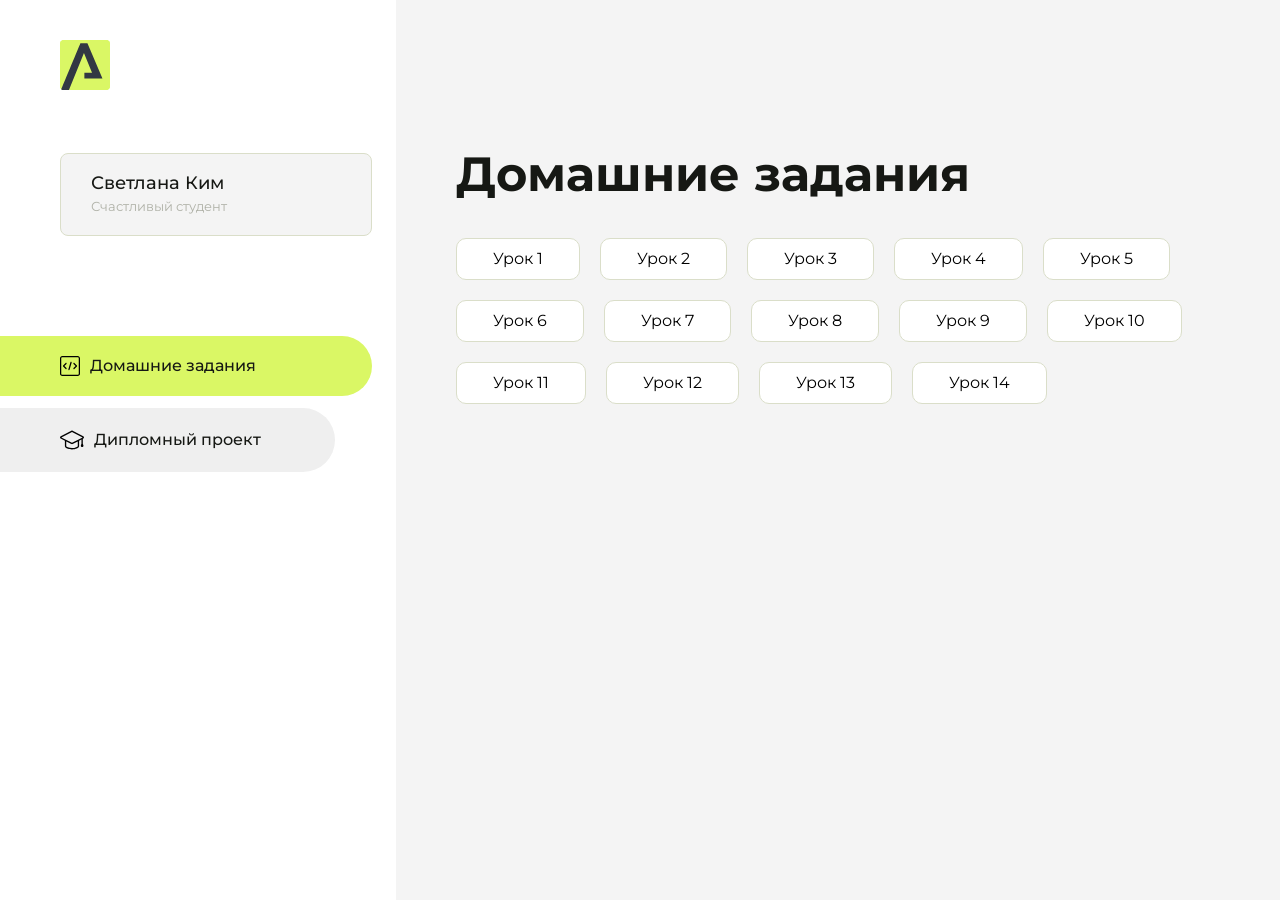
<file: index.html>
<!DOCTYPE html>
<html lang="ru">
<head>
    <meta charset="UTF-8">
    <meta name="viewport" content="width=device-width, initial-scale=1.0">
    <title>Домашняя работа</title>
    <link rel="shortcut icon" href="src/logo.ico" type="image/x-icon">
    <link rel="preconnect" href="https://fonts.googleapis.com">
    <link rel="preconnect" href="https://fonts.gstatic.com" crossorigin>
    <link href="https://fonts.googleapis.com/css2?family=Montserrat:wght@400;500;700&family=Rubik:wght@500&display=swap"
          rel="stylesheet">
    <link rel="stylesheet" href="src/style.css">
</head>
<body id="body">
<div class="overlay" id="overlay"></div>
<div class="layout">
    <div class="burger" id="burger">
        <svg viewBox="0 0 24 24" fill="none" xmlns="http://www.w3.org/2000/svg">
            <g id="SVGRepo_bgCarrier" stroke-width="0"></g>
            <g id="SVGRepo_tracerCarrier" stroke-linecap="round" stroke-linejoin="round"></g>
            <g id="SVGRepo_iconCarrier">
                <path d="M4 18L20 18" stroke="#DAF765" stroke-width="2" stroke-linecap="round"></path>
                <path d="M4 12L20 12" stroke="#DAF765" stroke-width="2" stroke-linecap="round"></path>
                <path d="M4 6L20 6" stroke="#DAF765" stroke-width="2" stroke-linecap="round"></path>
            </g>
        </svg>
    </div>
    <aside class="sidebar" id="sidebar">
        <div class="sidebar__inner">
            <div class="logo">
                <svg width="50" height="50" viewBox="0 0 50 50" fill="none" xmlns="http://www.w3.org/2000/svg">
                    <g clip-path="url(#clip0_513_74730)">
                        <path d="M46.17 -0.257004H3.83C1.57281 -0.257004 -0.257 1.57281 -0.257 3.83V46.17C-0.257 48.4272 1.57281 50.257 3.83 50.257H46.17C48.4272 50.257 50.257 48.4272 50.257 46.17V3.83C50.257 1.57281 48.4272 -0.257004 46.17 -0.257004Z"
                              fill="#DAF765"/>
                        <path d="M24.375 38.4H42.461L27.441 3.1585H20.4355C20.4355 3.1585 6.7895 35.881 1.1945 49.294C2.015 50.0275 3.0945 50.257 3.6945 50.257H8.8445L23.954 13.07L32.0465 32.8285H24.375V38.4Z"
                              fill="#323843"/>
                    </g>
                    <defs>
                        <clipPath id="clip0_513_74730">
                            <rect width="50" height="50" fill="white"/>
                        </clipPath>
                    </defs>
                </svg>
            </div>
            <div class="sidebar__user">
                <div class="sidebar__name">Светлана Ким</div>
                <div class="sidebar__text">Счастливый студент</div>
            </div>
            <div class="sidebar__tabs">
                <div class="sidebar__item">
                    <button class="sidebar__button active" id="tasks">
                        <svg xmlns="http://www.w3.org/2000/svg" width="20" height="20" viewBox="0 0 20 20" fill="none">
                            <g clip-path="url(#clip0_704_74543)">
                                <path d="M17.7083 20H2.29167C1.0275 20 0 18.9725 0 17.7083V2.29167C0 1.0275 1.0275 0 2.29167 0H17.7083C18.9725 0 20 1.0275 20 2.29167V17.7083C20 18.9725 18.9725 20 17.7083 20ZM2.29167 1.25C1.7175 1.25 1.25 1.7175 1.25 2.29167V17.7083C1.25 18.2825 1.7175 18.75 2.29167 18.75H17.7083C18.2825 18.75 18.75 18.2825 18.75 17.7083V2.29167C18.75 1.7175 18.2825 1.25 17.7083 1.25H2.29167Z"
                                      fill="black"/>
                                <path d="M6.04167 13.125C5.88167 13.125 5.72167 13.0642 5.6 12.9417L3.1 10.4417C2.85583 10.1975 2.85583 9.80167 3.1 9.5575L5.6 7.0575C5.84417 6.81333 6.24 6.81333 6.48417 7.0575C6.72833 7.30167 6.72833 7.6975 6.48417 7.94167L4.42583 10L6.48417 12.0583C6.72833 12.3025 6.72833 12.6983 6.48417 12.9425C6.36167 13.0642 6.20167 13.125 6.04167 13.125Z"
                                      fill="black"/>
                                <path d="M8.95833 14.1667C8.9 14.1667 8.84 14.1583 8.78167 14.1417C8.45083 14.0442 8.26083 13.6967 8.35833 13.3658L10.4417 6.28251C10.5392 5.95084 10.8892 5.76417 11.2175 5.85917C11.5483 5.95667 11.7383 6.30417 11.6408 6.63501L9.5575 13.7183C9.47833 13.9908 9.22833 14.1667 8.95833 14.1667Z"
                                      fill="black"/>
                                <path d="M13.9583 13.125C13.7983 13.125 13.6383 13.0642 13.5167 12.9417C13.2725 12.6975 13.2725 12.3017 13.5167 12.0575L15.575 9.99916L13.5167 7.94083C13.2725 7.69666 13.2725 7.30083 13.5167 7.05666C13.7608 6.81249 14.1567 6.81249 14.4008 7.05666L16.9008 9.55666C17.145 9.80083 17.145 10.1967 16.9008 10.4408L14.4008 12.9408C14.2783 13.0642 14.1183 13.125 13.9583 13.125Z"
                                      fill="black"/>
                            </g>
                            <defs>
                                <clipPath id="clip0_704_74543">
                                    <rect width="20" height="20" fill="white"/>
                                </clipPath>
                            </defs>
                        </svg>
                        <span>Домашние задания</span></button>
                </div>
                <div class="sidebar__item">
                    <button class="sidebar__button" id="diplom">
                        <svg xmlns="http://www.w3.org/2000/svg" width="24" height="24" viewBox="0 0 24 24" fill="none">
                            <g clip-path="url(#clip0_704_74553)">
                                <path d="M23.2628 10.5971C23.7176 10.365 24 9.90375 24 9.39337C24 8.883 23.7176 8.42175 23.2628 8.18962L12.6135 2.75362C12.2291 2.55824 11.7705 2.55787 11.3854 2.75399L0.736875 8.19C0.282375 8.42175 0 8.883 0 9.39337C0 9.90375 0.282375 10.365 0.736875 10.5971L4.89038 12.7177V18.2074C4.89038 19.8154 8.412 21.393 12 21.393C15.5884 21.393 19.1096 19.815 19.1096 18.2074V12.7174L21.4609 11.517V15.8017L20.901 17.2305C20.7409 17.6389 20.7934 18.0994 21.0405 18.4616C21.2876 18.8246 21.6979 19.041 22.1366 19.041C22.5754 19.041 22.9852 18.8246 23.2324 18.462C23.4795 18.099 23.532 17.6385 23.3719 17.2301L22.8124 15.8021V10.827L23.2628 10.5971ZM17.7623 18.1721C17.6198 18.6375 15.3491 20.0419 12 20.0419C8.65088 20.0419 6.38025 18.6375 6.2415 18.2074V12.3037L6.23887 12.3019C6.23812 12.057 6.1065 11.8207 5.87325 11.7019L1.3515 9.39337L12 3.95737L22.6489 9.39337L12 14.8294L5.87325 11.7019C5.54063 11.5331 4.6695 11.6674 4.5 12C4.33012 12.3322 4.55813 12.5479 4.89038 12.7177L11.3857 16.0331C11.5781 16.1314 11.7889 16.1805 12 16.1805C12.2107 16.1805 12.4222 16.1314 12.6146 16.0331L17.7593 13.407L17.7623 18.1721Z"
                                      fill="black"/>
                            </g>
                            <defs>
                                <clipPath id="clip0_704_74553">
                                    <rect width="24" height="24" fill="white"/>
                                </clipPath>
                            </defs>
                        </svg>
                        <span>Дипломный проект</span></button>
                </div>
            </div>
        </div>

    </aside>
    <div class="content">
        <div class="container">
            <div class="content__block" id="tasksBlock">
                <div class="content__title">Домашние задания</div>
                <ul class="content__list">
                    <li class="content__list-item">
                        <a href="аркен ру/index.html">Урок 1</a>
                    </li>
                     <li class="content__list-item">
                        <a href="урок2/index.html">Урок 2</a>
                    </li>
                      <li class="content__list-item">
                        <a href="Практика/index.html">Урок 3</a>
                    </li>
                     <li class="content__list-item">
                        <a href="Практика формы/index.html">Урок 4</a>
                    </li>
                    <li class="content__list-item">
                        <a href="fit-studio/article.html">Урок 5</a>
                    </li>
                     <li class="content__list-item">
                        <a href="Flexbox/index.html">Урок 6</a>
                    </li>
                     <li class="content__list-item">
                        <a href="Практика по псевдоэлементам/article.html">Урок 7</a>
                    </li>
                    <li class="content__list-item">
                        <a href="Практика стилизации формы/index.html">Урок 8</a>
                    </li>
                    <li class="content__list-item">
                        <a href="Практика стилизации checkbox/index.html">Урок 9</a>
                    </li>
                         <li class="content__list-item">
                        <a href="Верстка шапки/index.html">Урок 10</a>
                    </li>
                    <li class="content__list-item">
                        <a href="Верстка подвала/index.html">Урок 11</a>
                    </li>  
                    <li class="content__list-item">
                        <a href="Верстка Hero/index.html">Урок 12</a>
                    </li> 
                    <li class="content__list-item">
                        <a href="Верстка Последние новости/index.html">Урок 13</a>
                    </li> 
                    <li class="content__list-item">
                        <a href="Верстка секции FAQ/index.html">Урок 14</a>
                    </li> 
                </ul>
            </div>
            <div class="content__block hidden" id="diplomBlock">
                   
                </ul>
            </div>
            <div class="content__block hidden" id="diplomBlock">
                <div class="content__title">Дипломный проект</div>
                <div class="content__list-diplom">
                    <a href="ПАПКА-С-НОМЕРОМ-УРОКА">Ссылка на ДЗ</a>
                </div>
                <div class="content__decor">
                    <div class="content__decor-text">Давай проверим, чему ты научился!</div>
                    <div class="content__decor-img">
                        <img src="src/decor.png" alt="decor">
                    </div>
                </div>
            </div>
        </div>
    </div>
</div>
<script src="src/index.js"></script>
</body>
</html>
</file>
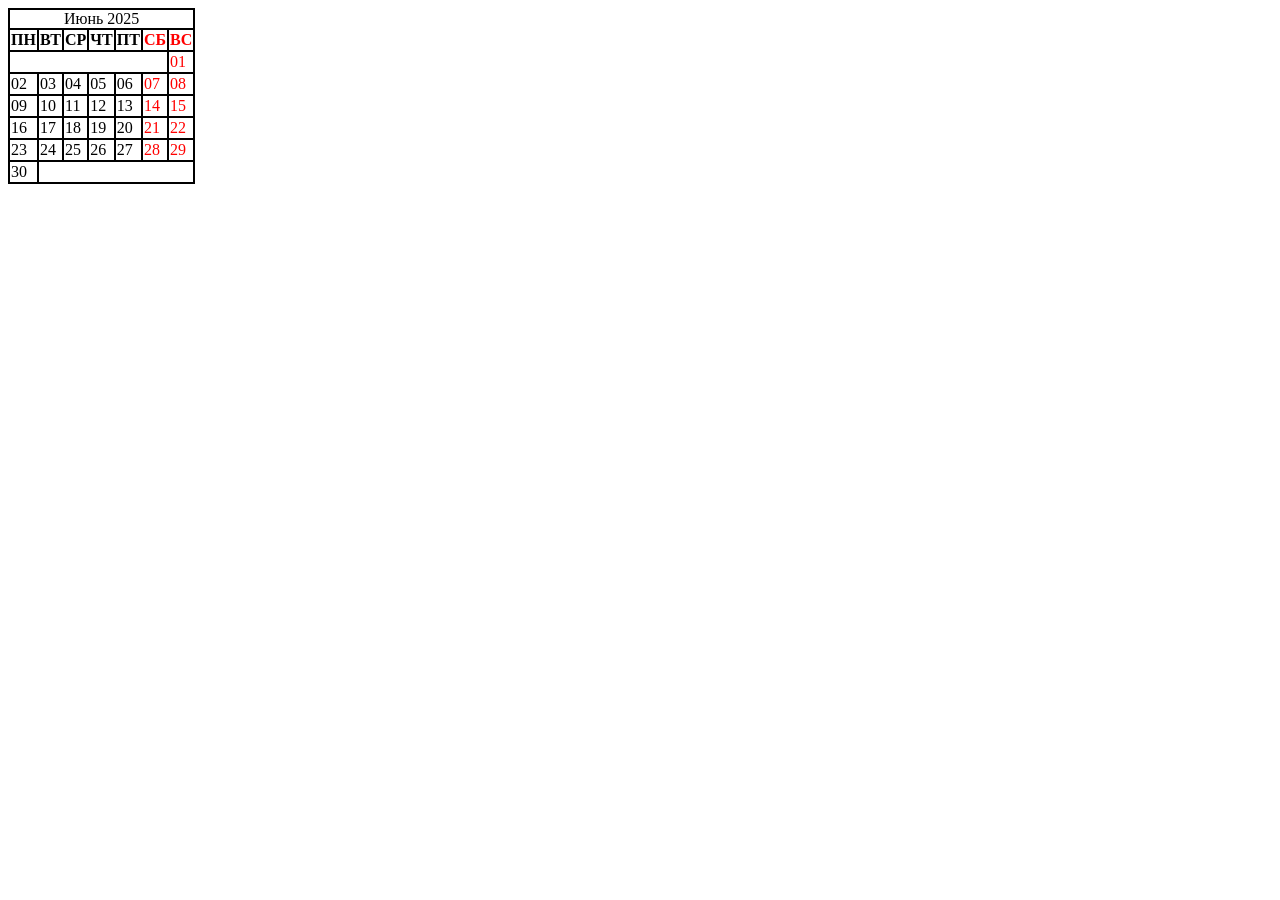
<file: 35. Практика/index.html>
<!DOCTYPE html>
<html lang="ru">
<head>
    <meta charset="UTF-8">
    <meta name="viewport" content="width=device-width, initial-scale=1.0">
    <title>Практика по таблицам</title>
    <link rel="stylesheet" href="./css/style.css">
</head>
<body>
    <table>
    <caption>Июнь 2025</caption>
    <thead>
<th>ПН</th>
<th>ВТ</th>
<th>СР</th>
<th>ЧТ</th>
<th>ПТ</th>
<th style="color: red;">СБ</th>
<th style="color: red;">ВС</th>
    </thead>
     <thead>
<td colspan="6"></td>

<td style="color: red;">01</td>
    </thead> 
    <thead>
<td>02</td>
<td>03</td>
<td>04</td>
<td>05</td>
<td>06</td>
<td style="color: red;">07</td>
<td style="color: red;">08</td>
    </thead>
     <thead>
<td>09</td>
<td>10</td>
<td>11</td>
<td>12</td>
<td>13</td>
<td style="color: red;">14</td>
<td style="color: red;">15</td>
    </thead>
     <thead>
<td>16</td>
<td>17</td>
<td>18</td>
<td>19</td>
<td>20</td>
<td style="color: red;">21</td>
<td style="color: red;">22</td>
    </thead>
    <thead>
<td>23</td>
<td>24</td>
<td>25</td>
<td>26</td>
<td>27</td>
<td style="color: red;">28</td>
<td style="color: red;">29</td>
    </thead>
    <thead>
<td>30</td>
<td colspan="6"></td>

    </thead>
    <tbody>


    </tbody>

    </table>
</body>
</html>
</file>
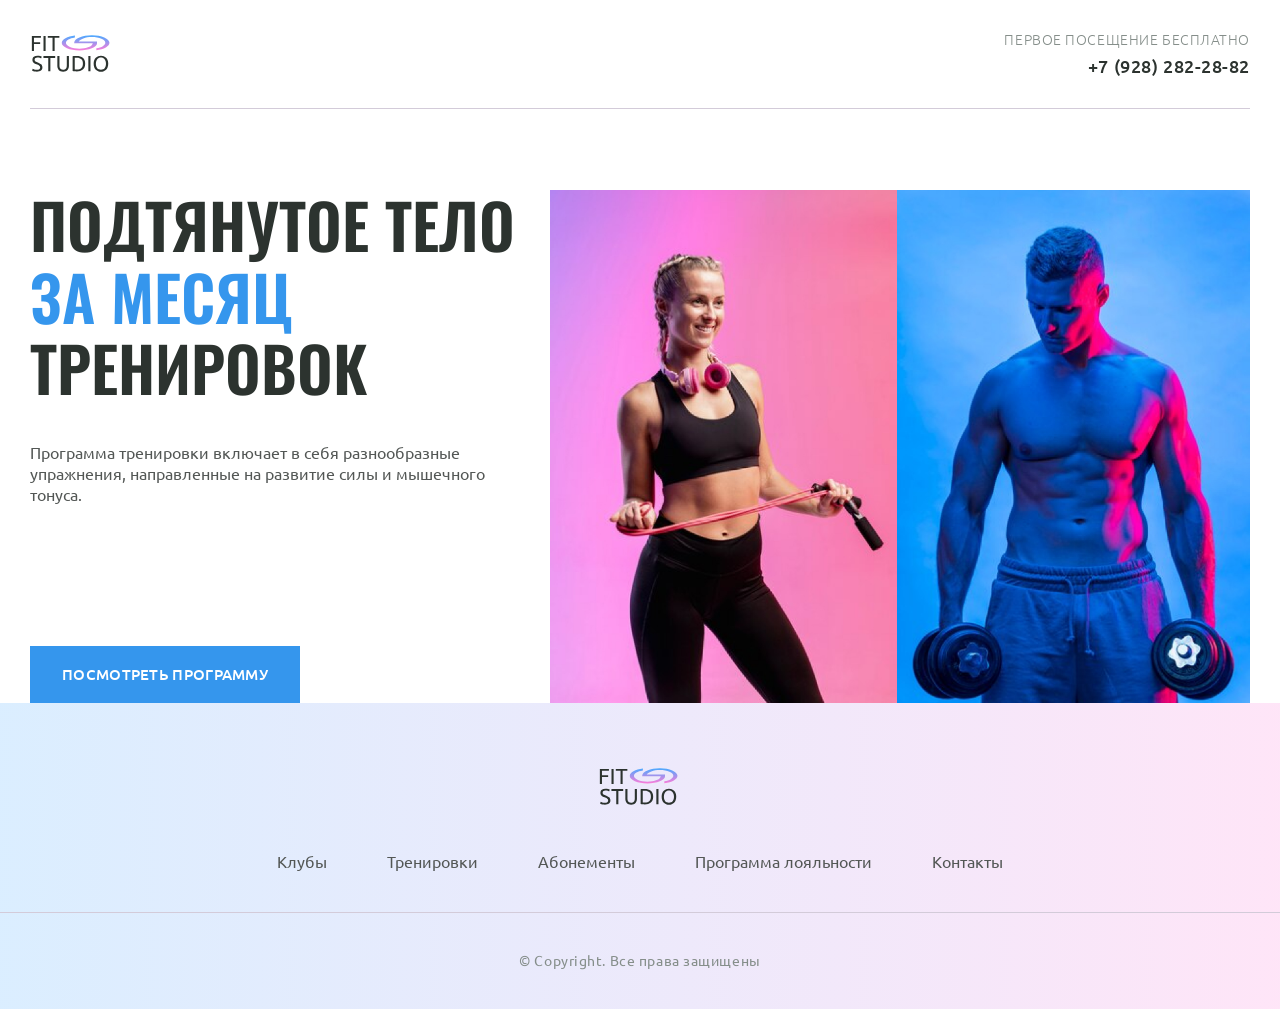
<file: Верстка Hero/index.html>
<!DOCTYPE html>
<html lang="ru">
  <head>
    <meta charset="UTF-8" />
    <meta name="viewport" content="width=device-width, initial-scale=1.0" />
    <title>Fit Studio - Главная</title>
    <link rel="stylesheet" href="./css/normalize.css" />
    <link rel="stylesheet" href="./css/fonts.css" />
    <link rel="stylesheet" href="./css/globals.css" />
    <link rel="stylesheet" href="./css/header.css" />
    <link rel="stylesheet" href="./css/index.css" />
    <link rel="stylesheet" href="./css/footer.css" />
    <link
      rel="icon"
      type="image/svg+xml"
      sizes="128x128"
      href="./images/favicon-icon.svg"
    />
  </head>
  <body>
    <header class="header">
      <div class="container">
        <div class="header-inner">
          <a href="/">
            <img
              src="./images/logo-icon.svg"
              width="84"
              height="45"
              alt="Логотип Fit Studio"
            />
          </a>
          <div class="phone">
            <p>Первое посещение бесплатно</p>
            <a href="tel:+79282822882">+7 (928) 282-28-82</a>
          </div>
        </div>
      </div>
    </header>
    <section class="hero">
      <div class="container hero-container">
        <div>
          <h1>Подтянутое тело <strong>за месяц</strong> тренировок</h1>
          <p class="text">
            Программа тренировки включает в себя разнообразные упражнения,
            направленные на развитие силы и мышечного тонуса.
          </p>
          <a class="button" href="#"> Посмотреть программу </a>
        </div>
        <div class="hero-images">
          <img
            src="./images/sporty-woman-img.jpg"
            width="347"
            height="513"
            alt="Спортивная девушка держит в руках скакалку"
          />
          <img
            src="./images/sporty-man-img.jpg"
            width="353"
            height="513"
            alt="Спортивный мужчина держит в руках гантели"
          />
        </div>
      </div>
    </section>
    <footer class="footer">
      <div class="footer-top">
        <div class="container">
          <a class="footer-logo" href="/">
            <img
              src="./images/logo-icon.svg"
              width="84"
              height="45"
              alt="Логотип Fit Studio"
            />
          </a>
          <nav class="menu">
            <ul>
              <li><a href="#">Клубы</a></li>
              <li><a href="#">Тренировки</a></li>
              <li><a href="#">Абонементы</a></li>
              <li><a href="#">Программа лояльности</a></li>
              <li><a href="#">Контакты</a></li>
            </ul>
          </nav>
        </div>
      </div>
      <div class="container">
        <p class="copyright">&copy; Copyright. Все права защищены</p>
      </div>
    </footer>
  </body>
</html>
</file>
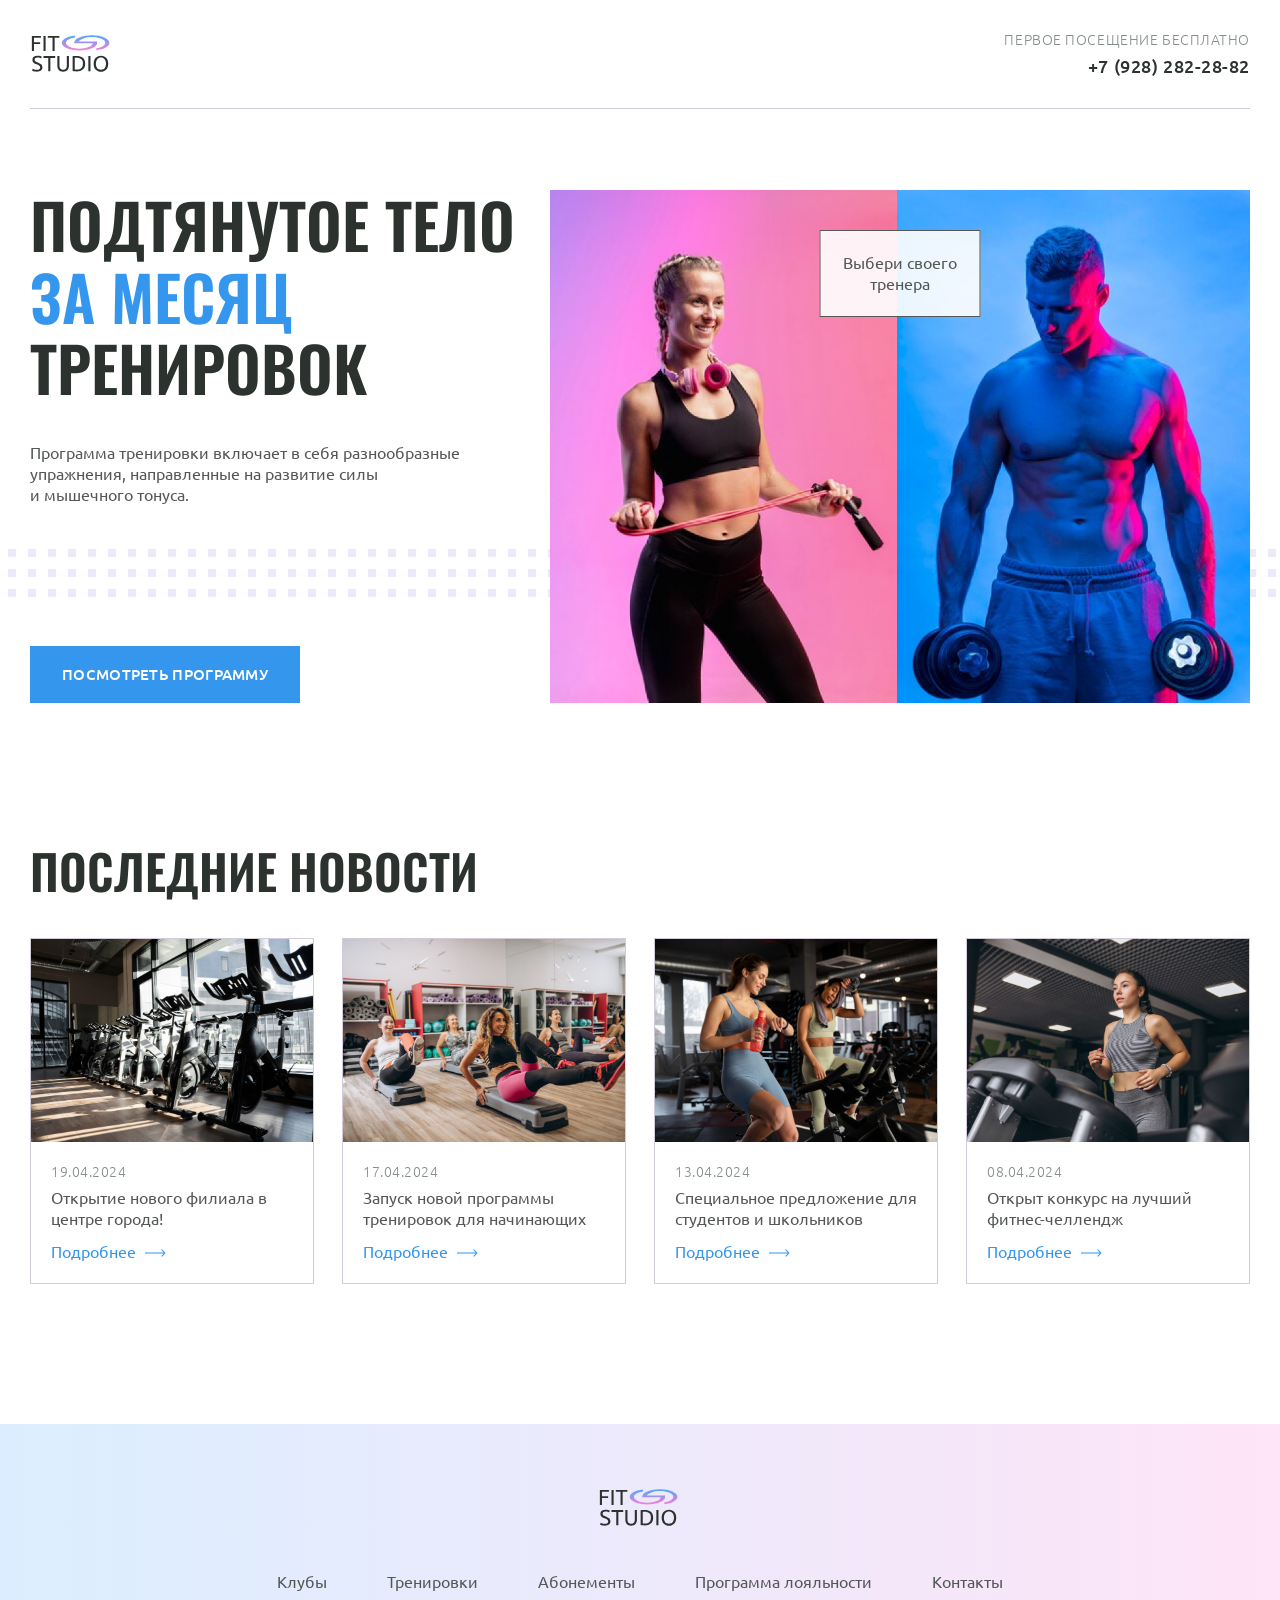
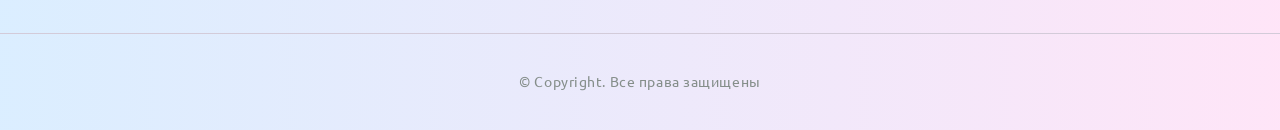
<file: Верстка Последние новости/index.html>
<!DOCTYPE html>
<html lang="ru">
	<head>
		<meta charset="UTF-8" />
		<meta name="viewport" content="width=device-width, initial-scale=1.0" />
		<title>Fit Studio - Главная</title>
		<link rel="stylesheet" href="./css/normalize.css" />
		<link rel="stylesheet" href="./css/fonts.css" />
		<link rel="stylesheet" href="./css/globals.css" />
		<link rel="stylesheet" href="./css/header.css" />
		<link rel="stylesheet" href="./css/index.css" />
		<link rel="stylesheet" href="./css/footer.css" />
		<link
			rel="icon"
			type="image/svg+xml"
			sizes="128x128"
			href="./images/favicon-icon.svg"
		/>
	</head>
	<body>
		<header class="header">
			<div class="container">
				<div class="header-inner">
					<a href="/">
						<img
							src="./images/logo-icon.svg"
							width="84"
							height="45"
							alt="Логотип Fit Studio"
						/>
					</a>
					<div class="phone text-sub">
						<p>Первое посещение бесплатно</p>
						<a href="tel:+79282822882">+7 (928) 282-28-82</a>
					</div>
				</div>
			</div>
		</header>
		<section class="hero section">
			<div class="container hero-container">
				<div class="hero-info">
					<h1>Подтянутое тело <strong>за месяц</strong> тренировок</h1>
					<p class="text">
						Программа тренировки включает в себя разнообразные упражнения,
						направленные на развитие силы и мышечного тонуса.
					</p>
					<a class="button" href="#"> Посмотреть программу </a>
				</div>
				<div class="hero-images">
					<p class="hero-choose text">Выбери своего тренера</p>
					<img
						src="./images/sporty-woman-img.jpg"
						width="347"
						height="513"
						alt="Спортивная девушка держит в руках скакалку"
					/>
					<img
						src="./images/sporty-man-img.jpg"
						width="353"
						height="513"
						alt="Спортивный мужчина держит в руках гантели"
					/>
				</div>
			</div>
		</section>
		<section class="news section">
			<div class="container">
				<h2 class="title-large">Последние новости</h2>
				<div class="news-container">
					<article class="news-article">
						<header>
							<img
								src="./images/news/news-1-img.jpg"
								width="284"
								height="203"
								alt="Велотренажеры в спортивном зале"
							/>
							<div class="news-info">
								<time class="news-date text-sub" datetime="2024.04.19">
									19.04.2024
								</time>
								<h3 class="text">Открытие нового филиала в центре города!</h3>
							</div>
						</header>
						<footer>
							<a class="news-link" href="article.html">Подробнее</a>
						</footer>
					</article>
					<article class="news-article">
						<header>
							<img
								src="./images/news/news-2-img.jpg"
								width="284"
								height="203"
								alt="Группа женщин занимается спортом"
							/>
							<div class="news-info">
								<time class="news-date text-sub" datetime="2024.04.17">
									17.04.2024
								</time>
								<h3 class="text">
									Запуск новой программы тренировок для начинающих
								</h3>
							</div>
						</header>
						<footer>
							<a class="news-link" href="article.html">Подробнее</a>
						</footer>
					</article>
					<article class="news-article">
						<header>
							<img
								src="./images/news/news-3-img.jpg"
								width="284"
								height="203"
								alt="Две девушки занимаются на велотренажерах"
							/>
							<div class="news-info">
								<time class="news-date text-sub" datetime="2024.04.13">
									13.04.2024
								</time>
								<h3 class="text">
									Специальное предложение для студентов и школьников
								</h3>
							</div>
						</header>
						<footer>
							<a class="news-link" href="article.html">Подробнее</a>
						</footer>
					</article>
					<article class="news-article">
						<header>
							<img
								src="./images/news/news-4-img.jpg"
								width="284"
								height="203"
								alt="Девушка на беговой дорожке"
							/>
							<div class="news-info">
								<time class="news-date text-sub" datetime="2024.04.08">
									08.04.2024
								</time>
								<h3 class="text">Открыт конкурс на лучший фитнес-челлендж</h3>
							</div>
						</header>
						<footer>
							<a class="news-link" href="article.html">Подробнее</a>
						</footer>
					</article>
				</div>
			</div>
		</section>
		<footer class="footer">
			<div class="footer-top">
				<div class="container">
					<a class="footer-logo" href="/">
						<img
							src="./images/logo-icon.svg"
							width="84"
							height="45"
							alt="Логотип Fit Studio"
						/>
					</a>
					<nav class="menu">
						<ul>
							<li><a href="#">Клубы</a></li>
							<li><a href="#">Тренировки</a></li>
							<li><a href="#">Абонементы</a></li>
							<li><a href="#">Программа лояльности</a></li>
							<li><a href="#">Контакты</a></li>
						</ul>
					</nav>
				</div>
			</div>
			<div class="container">
				<p class="copyright">&copy; Copyright. Все права защищены</p>
			</div>
		</footer>
	</body>
</html>
</file>
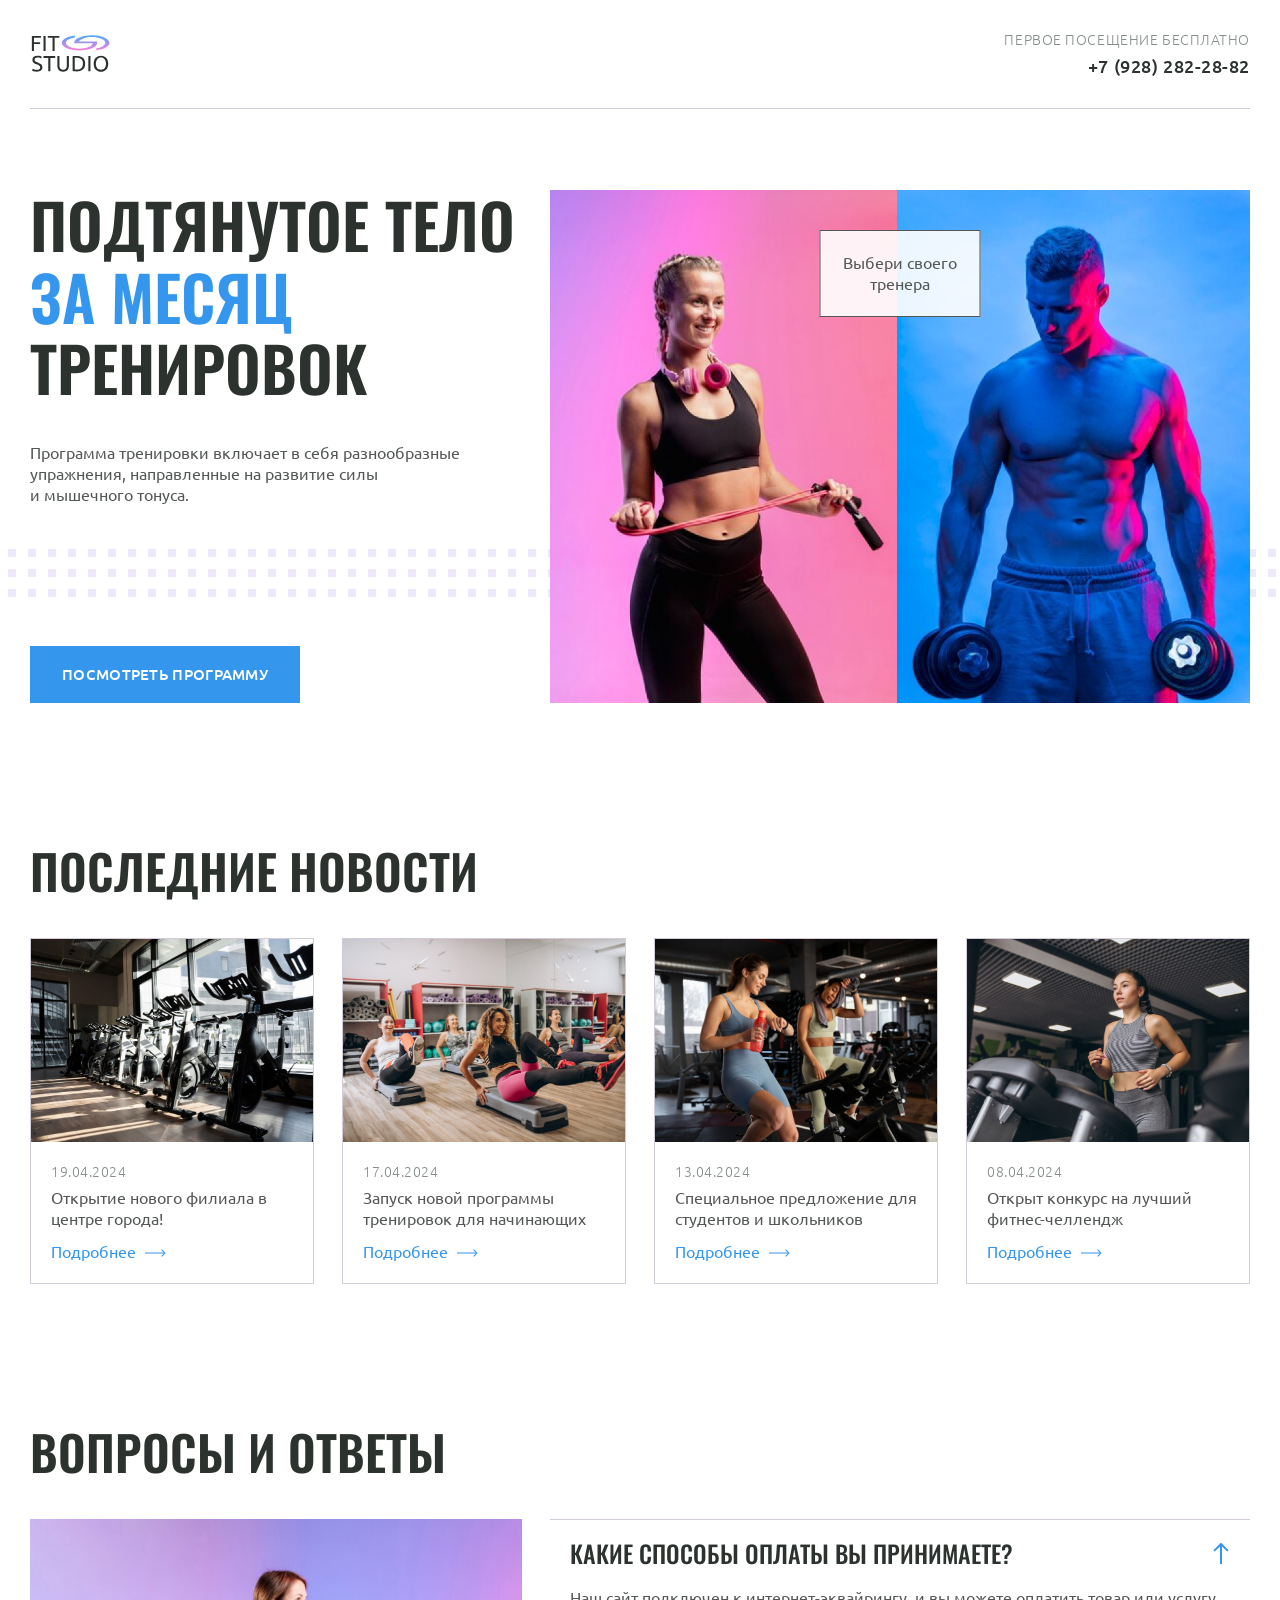
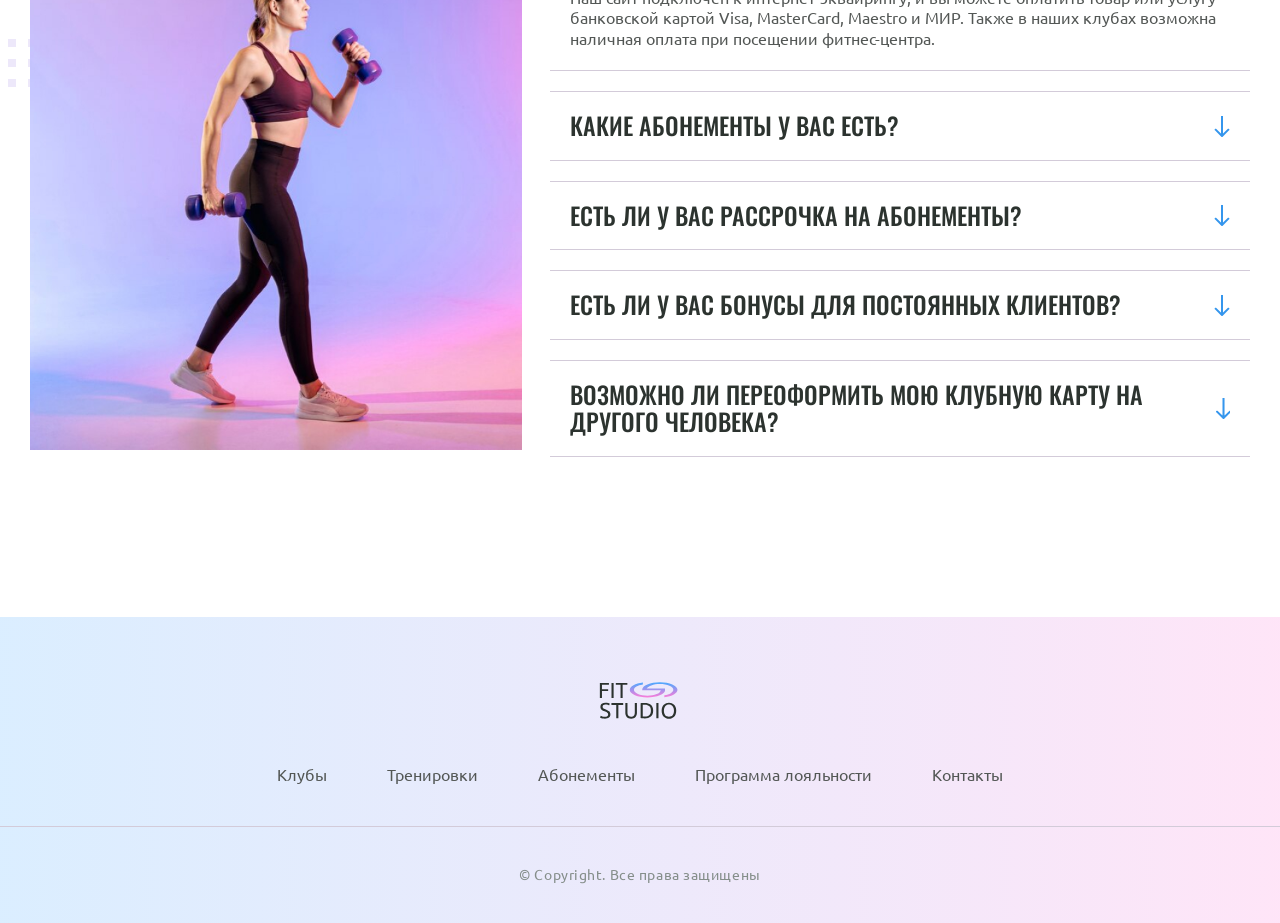
<file: Верстка секции FAQ/index.html>
<!DOCTYPE html>
<html lang="ru">
	<head>
		<meta charset="UTF-8" />
		<meta name="viewport" content="width=device-width, initial-scale=1.0" />
		<title>Fit Studio - Главная</title>
		<link rel="stylesheet" href="./css/normalize.css" />
		<link rel="stylesheet" href="./css/fonts.css" />
		<link rel="stylesheet" href="./css/globals.css" />
		<link rel="stylesheet" href="./css/header.css" />
		<link rel="stylesheet" href="./css/index.css" />
		<link rel="stylesheet" href="./css/footer.css" />
		<link
			rel="icon"
			type="image/svg+xml"
			sizes="128x128"
			href="./images/favicon-icon.svg"
		/>
	</head>
	<body>
		<header class="header">
			<div class="container">
				<div class="header-inner">
					<a href="/">
						<img
							src="./images/logo-icon.svg"
							width="84"
							height="45"
							alt="Логотип Fit Studio"
						/>
					</a>
					<div class="phone text-sub">
						<p>Первое посещение бесплатно</p>
						<a href="tel:+79282822882">+7 (928) 282-28-82</a>
					</div>
				</div>
			</div>
		</header>
		<section class="hero section">
			<div class="container hero-container">
				<div class="hero-info">
					<h1>Подтянутое тело <strong>за месяц</strong> тренировок</h1>
					<p class="text">
						Программа тренировки включает в себя разнообразные упражнения,
						направленные на развитие силы и мышечного тонуса.
					</p>
					<a class="button" href="#">Посмотреть программу</a>
				</div>
				<div class="hero-images">
					<p class="hero-choose text">Выбери своего тренера</p>
					<img
						src="./images/sporty-woman-img.jpg"
						width="347"
						height="513"
						alt="Спортивная девушка держит в руках скакалку"
					/>
					<img
						src="./images/sporty-man-img.jpg"
						width="353"
						height="513"
						alt="Спортивный мужчина держит в руках гантели"
					/>
				</div>
			</div>
		</section>
		<section class="news section">
			<div class="container">
				<h2 class="title-large">Последние новости</h2>
				<div class="news-container">
					<article class="news-article">
						<header>
							<img
								src="./images/news/news-1-img.jpg"
								width="284"
								height="203"
								alt="Велотренажеры в спортивном зале"
							/>
							<div class="news-info">
								<time class="news-date text-sub" datetime="2024-04-19">
									19.04.2024
								</time>
								<h3 class="text">Открытие нового филиала в центре города!</h3>
							</div>
						</header>
						<footer>
							<a class="news-link" href="article.html">Подробнее</a>
						</footer>
					</article>
					<article class="news-article">
						<header>
							<img
								src="./images/news/news-2-img.jpg"
								width="284"
								height="203"
								alt="Группа женщин занимается спортом"
							/>
							<div class="news-info">
								<time class="news-date text-sub" datetime="2024-04-17">
									17.04.2024
								</time>
								<h3 class="text">
									Запуск новой программы тренировок для начинающих
								</h3>
							</div>
						</header>
						<footer>
							<a class="news-link" href="article.html">Подробнее</a>
						</footer>
					</article>
					<article class="news-article">
						<header>
							<img
								src="./images/news/news-3-img.jpg"
								width="284"
								height="203"
								alt="Две девушки занимаются на велотренажерах"
							/>
							<div class="news-info">
								<time class="news-date text-sub" datetime="2024-04-13">
									13.04.2024
								</time>
								<h3 class="text">
									Специальное предложение для студентов и школьников
								</h3>
							</div>
						</header>
						<footer>
							<a class="news-link" href="article.html">Подробнее</a>
						</footer>
					</article>
					<article class="news-article">
						<header>
							<img
								src="./images/news/news-4-img.jpg"
								width="284"
								height="203"
								alt="Девушка на беговой дорожке"
							/>
							<div class="news-info">
								<time class="news-date text-sub" datetime="2024-04-08">
									08.04.2024
								</time>
								<h3 class="text">Открыт конкурс на лучший фитнес-челлендж</h3>
							</div>
						</header>
						<footer>
							<a class="news-link" href="article.html">Подробнее</a>
						</footer>
					</article>
				</div>
			</div>
		</section>
		<section class="faq section">
			<div class="container">
				<h2 class="title-large">Вопросы и ответы</h2>
				<div class="faq-container">
					<img
						src="./images/sporty-woman-2-img.jpg"
						width="492"
						height="531"
						alt="Спортивная девушка с гантелями"
					/>
					<div>
						<details name="faq" open>
							<summary class="title-medium">
								Какие способы оплаты вы принимаете?
							</summary>
							<p class="text">
								Наш сайт подключен к интернет-эквайрингу, и вы можете оплатить
								товар или услугу банковской картой Visa, MasterCard, Maestro и
								МИР. Также в наших клубах возможна наличная оплата при посещении
								фитнес-центра.
							</p>
						</details>
						<details name="faq">
							<summary class="title-medium">
								Какие абонементы у вас есть?
							</summary>
							<p class="text">
								Наш сайт подключен к интернет-эквайрингу, и вы можете оплатить
								товар или услугу банковской картой Visa, MasterCard, Maestro и
								МИР. Также в наших клубах возможна наличная оплата при посещении
								фитнес-центра.
							</p>
						</details>
						<details name="faq">
							<summary class="title-medium">
								Есть ли у вас рассрочка на абонементы?
							</summary>
							<p class="text">
								Наш сайт подключен к интернет-эквайрингу, и вы можете оплатить
								товар или услугу банковской картой Visa, MasterCard, Maestro и
								МИР. Также в наших клубах возможна наличная оплата при посещении
								фитнес-центра.
							</p>
						</details>
						<details name="faq">
							<summary class="title-medium">
								Есть ли у вас бонусы для постоянных клиентов?
							</summary>
							<p class="text">
								Наш сайт подключен к интернет-эквайрингу, и вы можете оплатить
								товар или услугу банковской картой Visa, MasterCard, Maestro и
								МИР. Также в наших клубах возможна наличная оплата при посещении
								фитнес-центра.
							</p>
						</details>
						<details name="faq">
							<summary class="title-medium">
								Возможно ли переоформить мою клубную карту на другого человека?
							</summary>
							<p class="text">
								Наш сайт подключен к интернет-эквайрингу, и вы можете оплатить
								товар или услугу банковской картой Visa, MasterCard, Maestro и
								МИР. Также в наших клубах возможна наличная оплата при
								посещенииß фитнес-центра.
							</p>
						</details>
					</div>
				</div>
			</div>
		</section>
		<footer class="footer">
			<div class="footer-top">
				<div class="container">
					<a class="footer-logo" href="/">
						<img
							src="./images/logo-icon.svg"
							width="84"
							height="45"
							alt="Логотип Fit Studio"
						/>
					</a>
					<nav class="menu">
						<ul>
							<li><a href="#">Клубы</a></li>
							<li><a href="#">Тренировки</a></li>
							<li><a href="#">Абонементы</a></li>
							<li><a href="#">Программа лояльности</a></li>
							<li><a href="#">Контакты</a></li>
						</ul>
					</nav>
				</div>
			</div>
			<div class="container">
				<p class="copyright">&copy; Copyright. Все права защищены</p>
			</div>
		</footer>
	</body>
</html>
</file>
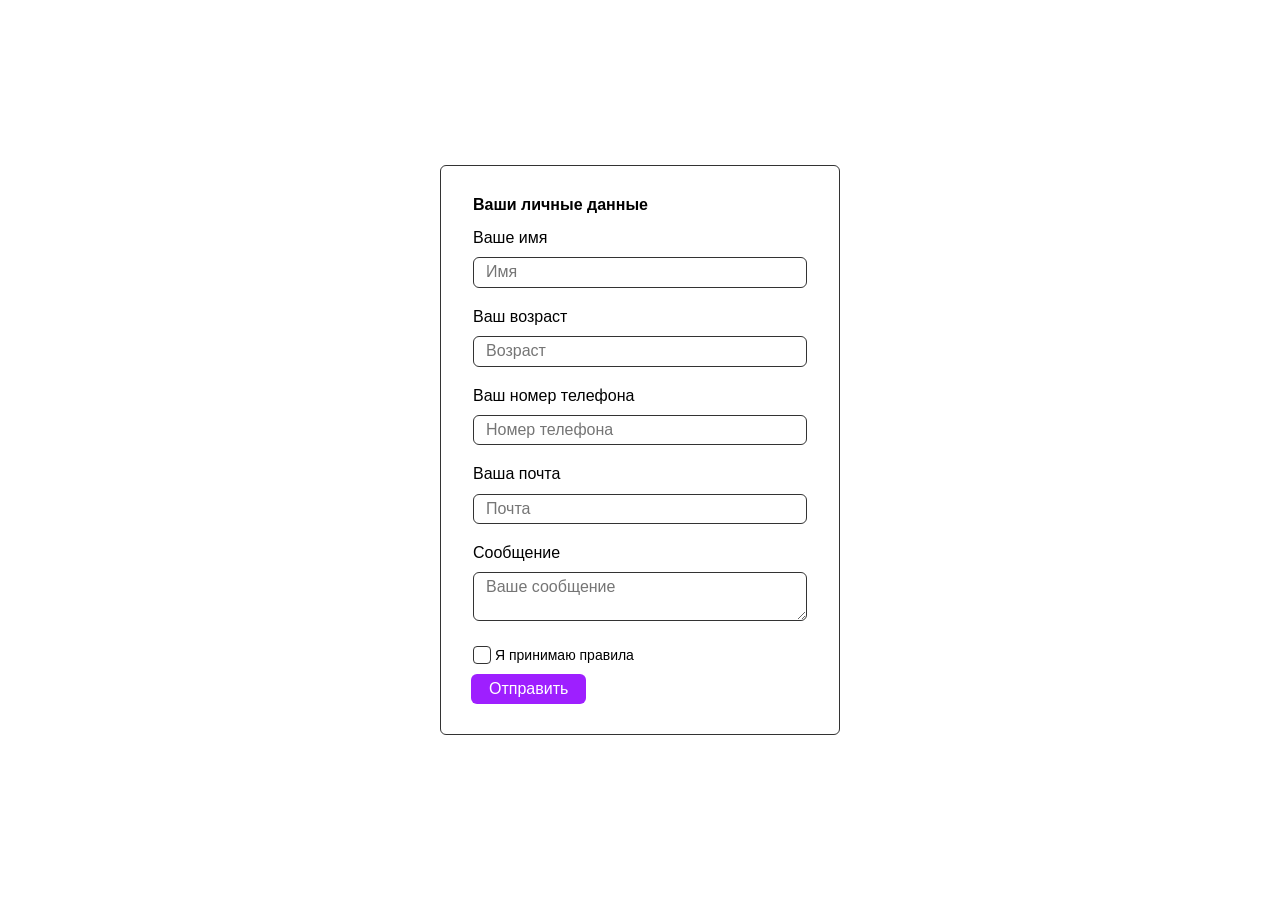
<file: Практика стилизации checkbox/index.html>
<!DOCTYPE html>
<html lang="ru">
  <head>
    <meta charset="UTF-8" />
    <meta name="viewport" content="width=device-width, initial-scale=1.0" />
    <title>Стилизация формы</title>
    <link rel="stylesheet" href="./css/normalize.css" />
    <link rel="stylesheet" href="./css/style.css" />
  </head>
  <body>
    <form class="form">
      <fieldset class="form-group">
        <legend class="form-group-title">Ваши личные данные</legend>
        <label for="name" class="label">Ваше имя</label>
        <input
          id="name"
          class="input"
          type="text"
          placeholder="Имя"
          name="name"
          required
        />
        <label for="age" class="label">Ваш возраст</label>
        <input
          id="age"
          class="input"
          type="number"
          placeholder="Возраст"
          name="age"
          required
        />
        <label for="phone" class="label">Ваш номер телефона</label>
        <input
          id="phone"
          class="input"
          type="tel"
          placeholder="Номер телефона"
          name="phone"
          required
        />
        <label for="email" class="label">Ваша почта</label>
        <input
          id="email"
          class="input"
          type="email"
          placeholder="Почта"
          name="email"
          required
        />
      </fieldset>
      <fieldset class="form-group">
        <label for="message" class="label">Сообщение</label>
        <textarea
          id="message"
          class="textarea"
          placeholder="Ваше сообщение"
          name="message"
          required
        ></textarea>
        <label class="label checkbox-label">
          <input class="checkbox" type="checkbox" name="checkbox" required />
          <span class="checkbox-text">Я принимаю правила</span>
        </label>
      </fieldset>
      <button class="button">Отправить</button>
    </form>
  </body>
</html>
</file>
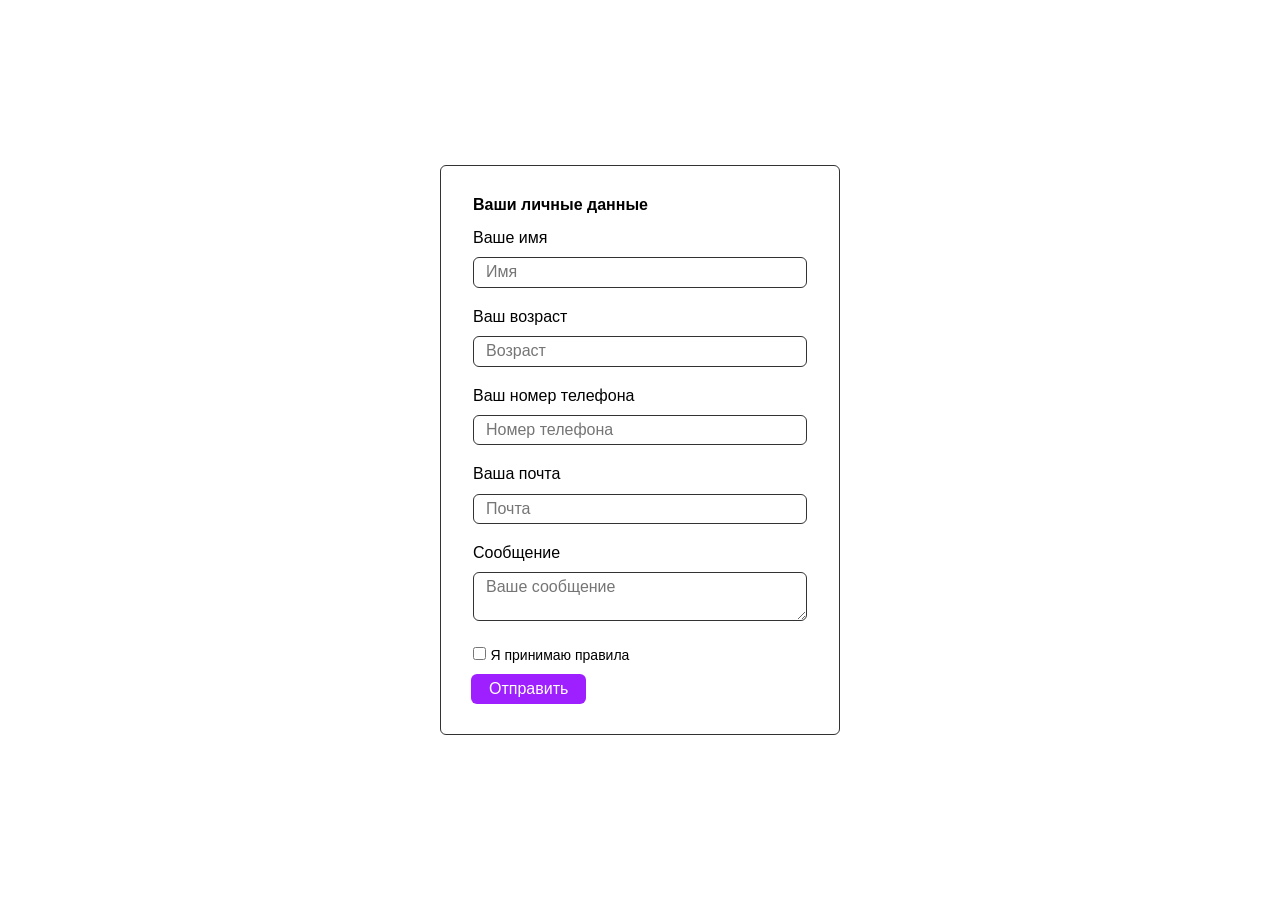
<file: Практика стилизации формы/index.html>
<!DOCTYPE html>
<html lang="ru">
  <head>
    <meta charset="UTF-8" />
    <meta name="viewport" content="width=device-width, initial-scale=1.0" />
    <title>Стилизация формы</title>
    <link rel="stylesheet" href="./css/normalize.css" />
    <link rel="stylesheet" href="./css/style.css" />
  </head>
  <body>
    <form class="form">
      <fieldset class="form-group">
        <legend class="form-group-title">Ваши личные данные</legend>
        <label for="name" class="label">Ваше имя</label>
        <input
          id="name"
          class="input"
          type="text"
          placeholder="Имя"
          name="name"
          required
        />
        <label for="age" class="label">Ваш возраст</label>
        <input
          id="age"
          class="input"
          type="number"
          placeholder="Возраст"
          name="age"
          required
        />
        <label for="phone" class="label">Ваш номер телефона</label>
        <input
          id="phone"
          class="input"
          type="tel"
          placeholder="Номер телефона"
          name="phone"
          required
        />
        <label for="email" class="label">Ваша почта</label>
        <input
          id="email"
          class="input"
          type="email"
          placeholder="Почта"
          name="email"
          required
        />
      </fieldset>
      <fieldset class="form-group">
        <label for="message" class="label">Сообщение</label>
        <textarea
          id="message"
          class="textarea"
          placeholder="Ваше сообщение"
          name="message"
          required
        ></textarea>
        <label class="label">
          <input class="checkbox" type="checkbox" name="checkbox" required />
          <span class="checkbox-text">Я принимаю правила</span>
        </label>
      </fieldset>
      <button class="button">Отправить</button>
    </form>
  </body>
</html>
</file>
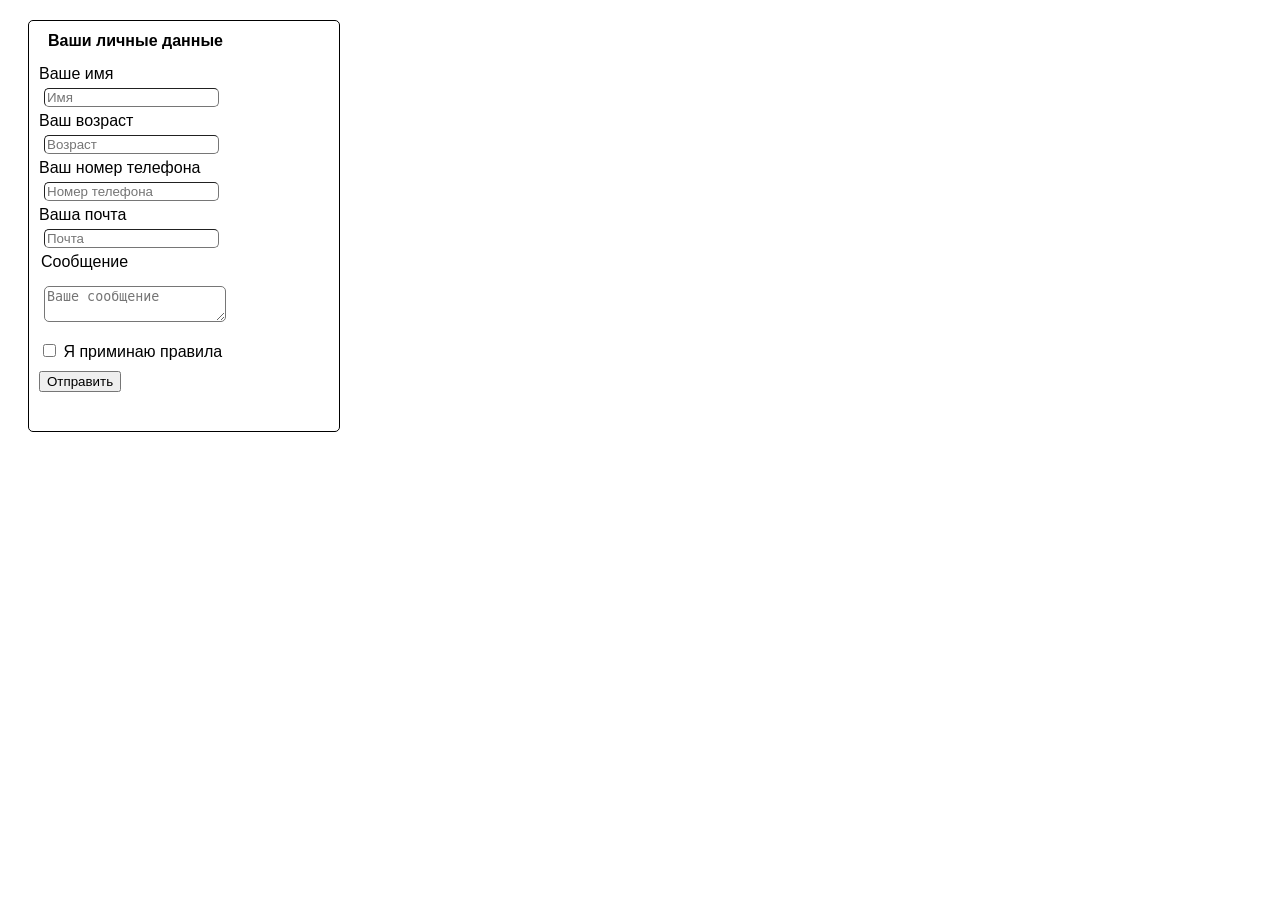
<file: Практика формы/index.html>
<!DOCTYPE html>
<html lang="ru">
<head>
    <meta charset="UTF-8">
    <meta name="viewport" content="width=device-width, initial-scale=1.0">
    <title>Практика по формам</title>
    <link rel="stylesheet" href="./css/style.css">
</head>
<body>
    <form class="form">
        <fieldset class="form-group">Ваши личные данные</fieldset> 
            <label class="label">
                Ваше имя
                <input  class="label" type="text" placeholder="Имя" required>
            </label>
            <label class="label">
                Ваш возраст
                <input class="label" type="number" placeholder="Возраст" required >
            </label>
            <label class="label">
                Ваш номер телефона
                <input class="label" type="tel" placeholder="Номер телефона" value="" inputmode="tel" required>
            </label>
            <label class="label">
                Ваша почта
                <input class="label" type="email" placeholder="Почта" inputmode="email" required>
            </label>
            <legend>
                <label class="label">
                    Сообщение
                </label>
            </legend>
              <label>
                <textarea class="textarea" placeholder="Ваше сообщение"></textarea>
              </label>  
             <label class="label">
<input type="checkbox" required>
Я приминаю правила
</label>
<button class="button">Отправить</button>
</form>
        <fieldset class="form-group"></fieldset>


</body>
</html>
</file>
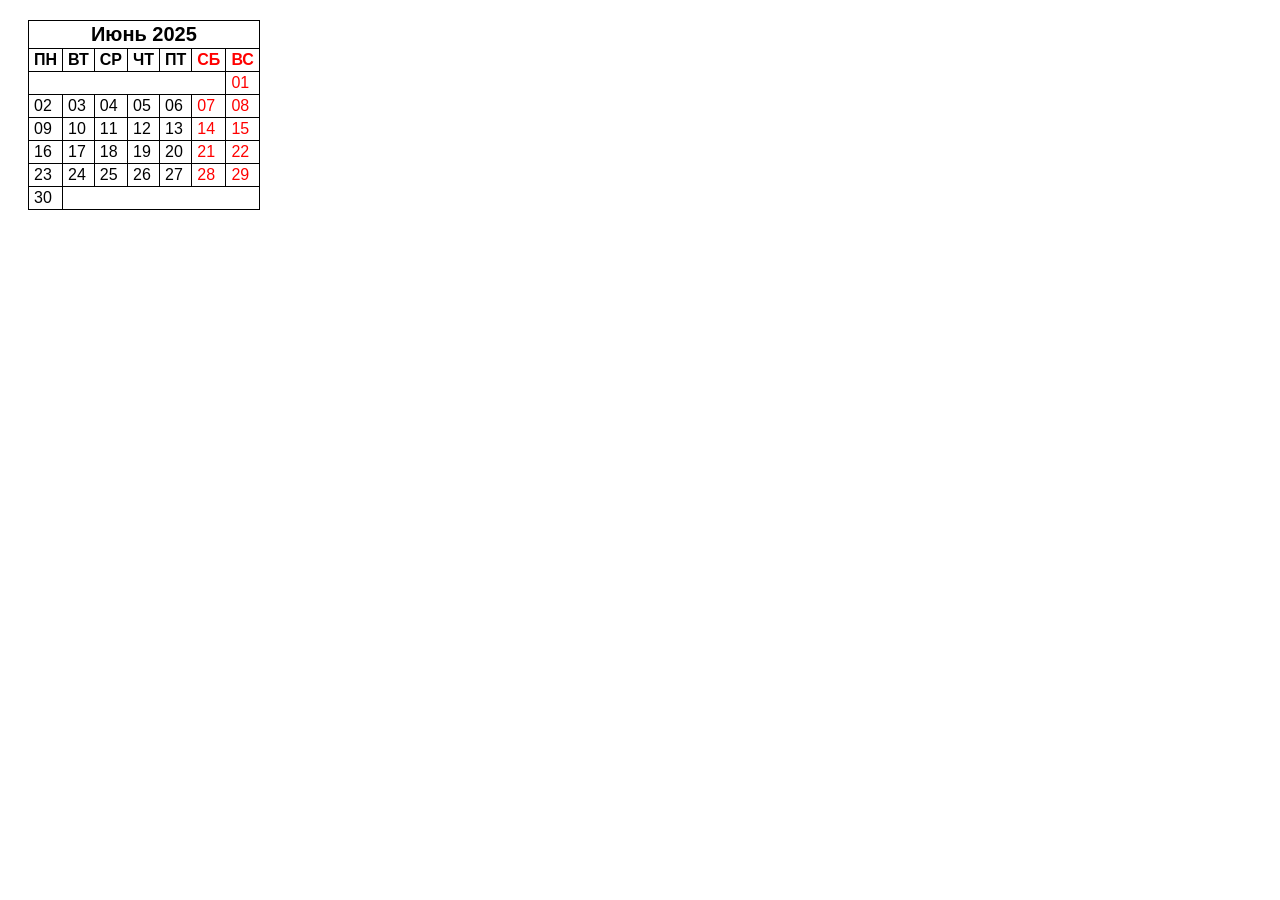
<file: Практика/index.html>
<!DOCTYPE html>
<html lang="ru">
<head>
    <meta charset="UTF-8">
    <meta name="viewport" content="width=device-width, initial-scale=1.0">
    <title>Практика-таблицы</title>
    <link rel="stylesheet" href="./css/style.css">
</head>
<body>
    <table>
        <caption>Июнь 2025</caption>
        <thead>
            <tr>
                <th>пн</th>
                <th>вт</th>
                <th>ср</th>
                <th>чт</th>
                <th>пт</th>
                <th class="weekend">сб</th>
                <th class="weekend">вс</th>
            </tr>
        </thead>
        <tbody>
            <tr>
                <td colspan="6"></td>
                <td class="weekend">01</td>
            </tr>
            <tr>
                <td>02</td>
                <td>03</td>
                <td>04</td>
                <td>05</td>
                <td>06</td>
                <td class="weekend">07</td>
                <td class="weekend">08</td>
            </tr>
             <tr>
                <td>09</td>
                <td>10</td>
                <td>11</td>
                <td>12</td>
                <td>13</td>
                <td class="weekend">14</td>
                <td class="weekend">15</td>
            </tr>
             <tr>
                <td>16</td>
                <td>17</td>
                <td>18</td>
                <td>19</td>
                <td>20</td>
                <td class="weekend">21</td>
                <td class="weekend">22</td>
            </tr>
             <tr>
                <td>23</td>
                <td>24</td>
                <td>25</td>
                <td>26</td>
                <td>27</td>
                <td class="weekend">28</td>
                <td class="weekend">29</td>
            </tr>
             <tr>
                <td>30</td>
                <td colspan="6"></td>
            </tr>
        </tbody>
    </table>
</body>
</html>
</file>
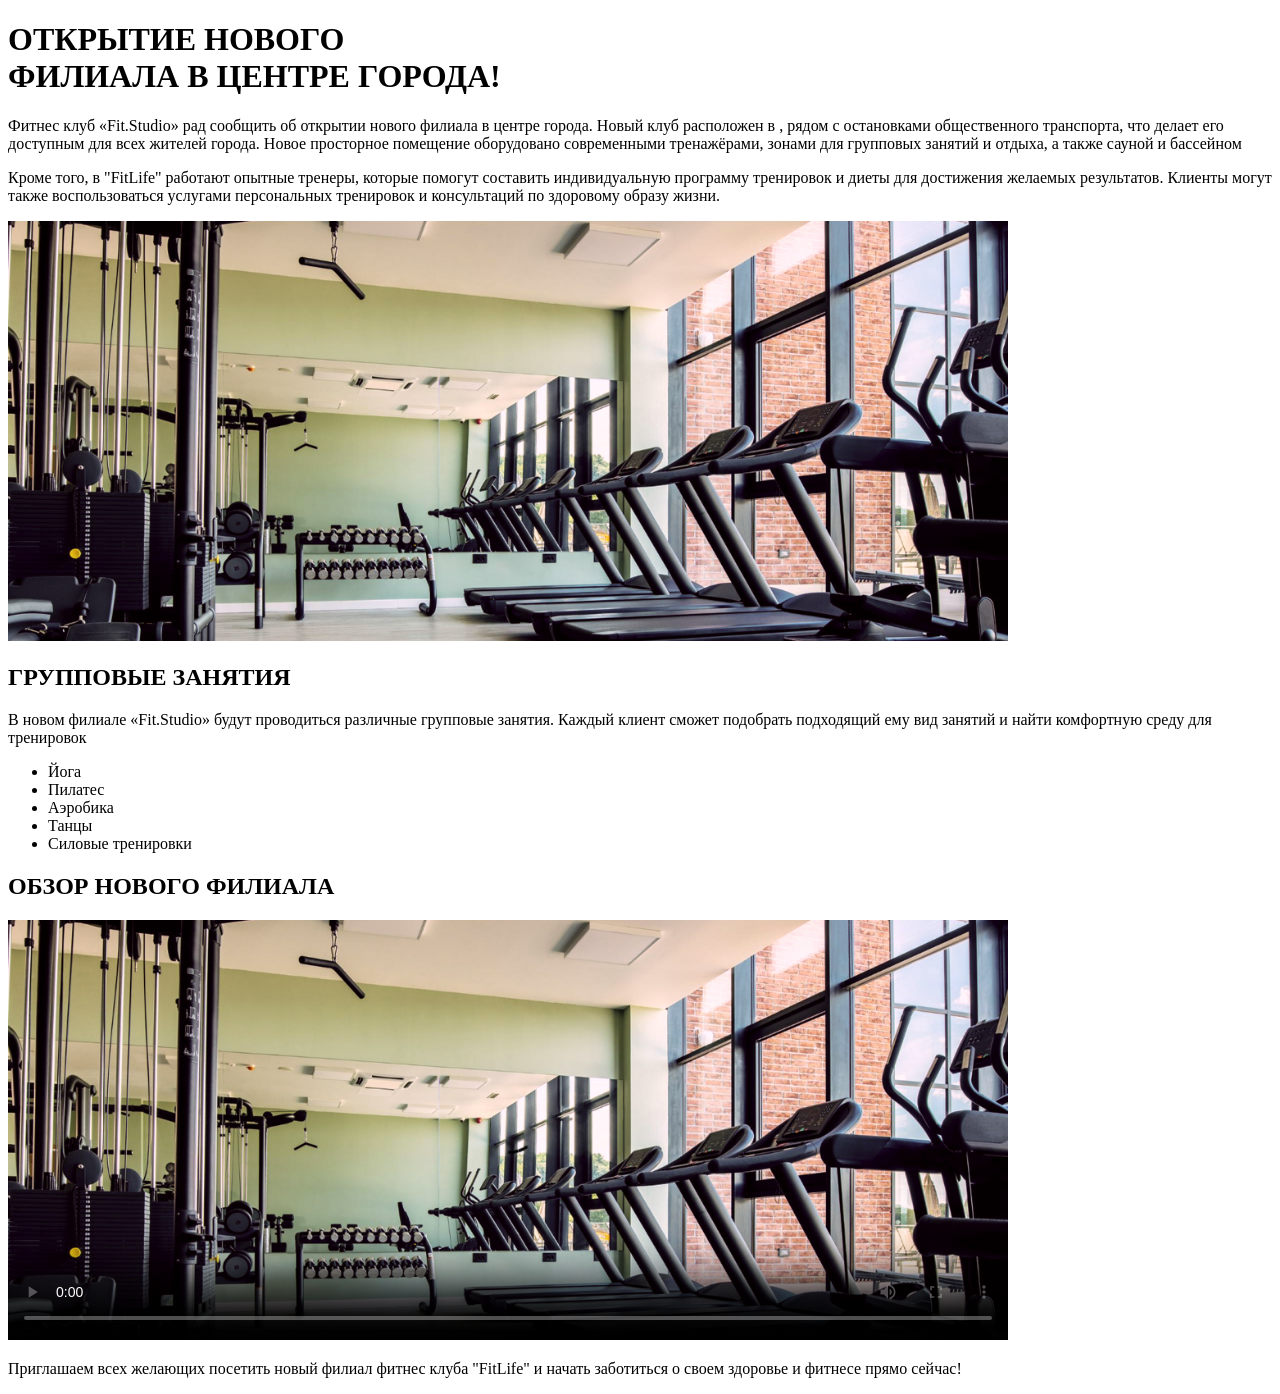
<file: урок2/index.html>
<!doctype html>
<html lang="ru">
	<head>
		<meta charset="UTF-8" />
		<meta name="viewport" content="width=device-width, initial-scale=1.0" />
		<title>Document</title>
	</head>
	<body>
		<h1>
			ОТКРЫТИЕ НОВОГО <br />
			ФИЛИАЛА В ЦЕНТРЕ ГОРОДА!
		</h1>
		<p>
			Фитнес клуб «Fit.Studio» рад сообщить об открытии нового филиала в центре
			города. Новый клуб расположен в , рядом с остановками общественного
			транспорта, что делает его доступным для всех жителей города. Новое
			просторное помещение оборудовано современными тренажёрами, зонами для
			групповых занятий и отдыха, а также сауной и бассейном
		</p>
		<p>
			Кроме того, в "FitLife" работают опытные тренеры, которые помогут
			составить индивидуальную программу тренировок и диеты для достижения
			желаемых результатов. Клиенты могут также воспользоваться услугами
			персональных тренировок и консультаций по здоровому образу жизни.
		</p>

		<img src="gym-image.jpg" width="1000" alt="тренажерный зал" />
		<h2>ГРУППОВЫЕ ЗАНЯТИЯ</h2>
		<p>
			В новом филиале «Fit.Studio» будут проводиться различные групповые
			занятия. Каждый клиент сможет подобрать подходящий ему вид занятий и найти
			комфортную среду для тренировок
		</p>
		<ul>
			<li>Йога</li>
			<li>Пилатес</li>
			<li>Аэробика</li>
			<li>Танцы</li>
			<li>Силовые тренировки</li>
		</ul>
		<h2>ОБЗОР НОВОГО ФИЛИАЛА</h2>
		<video src="gym-video.mp4" width="1000" controls poster="gym-image.jpg">
			видео тренажерного зала
		</video>
		<p>
			Приглашаем всех желающих посетить новый филиал фитнес клуба "FitLife" и
			начать заботиться о своем здоровье и фитнесе прямо сейчас!
		</p>
	</body>
</html>
</file>
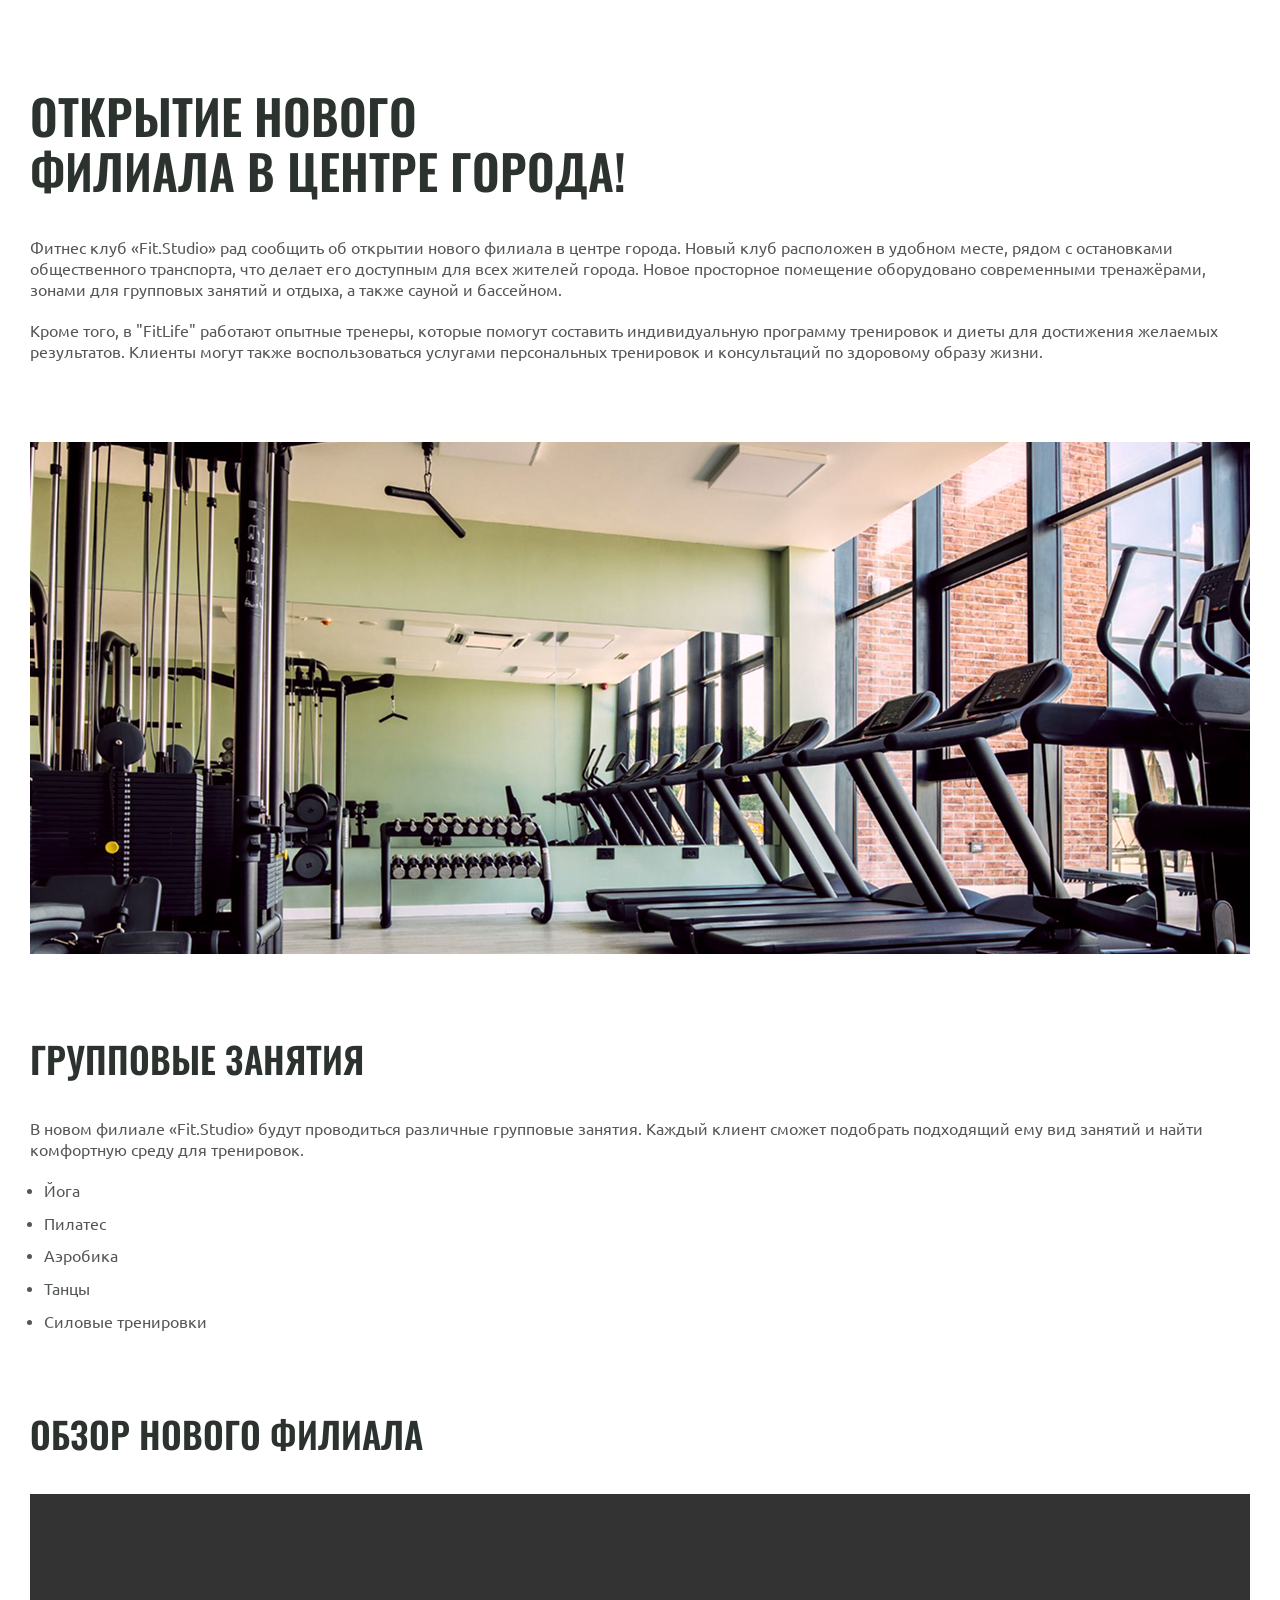
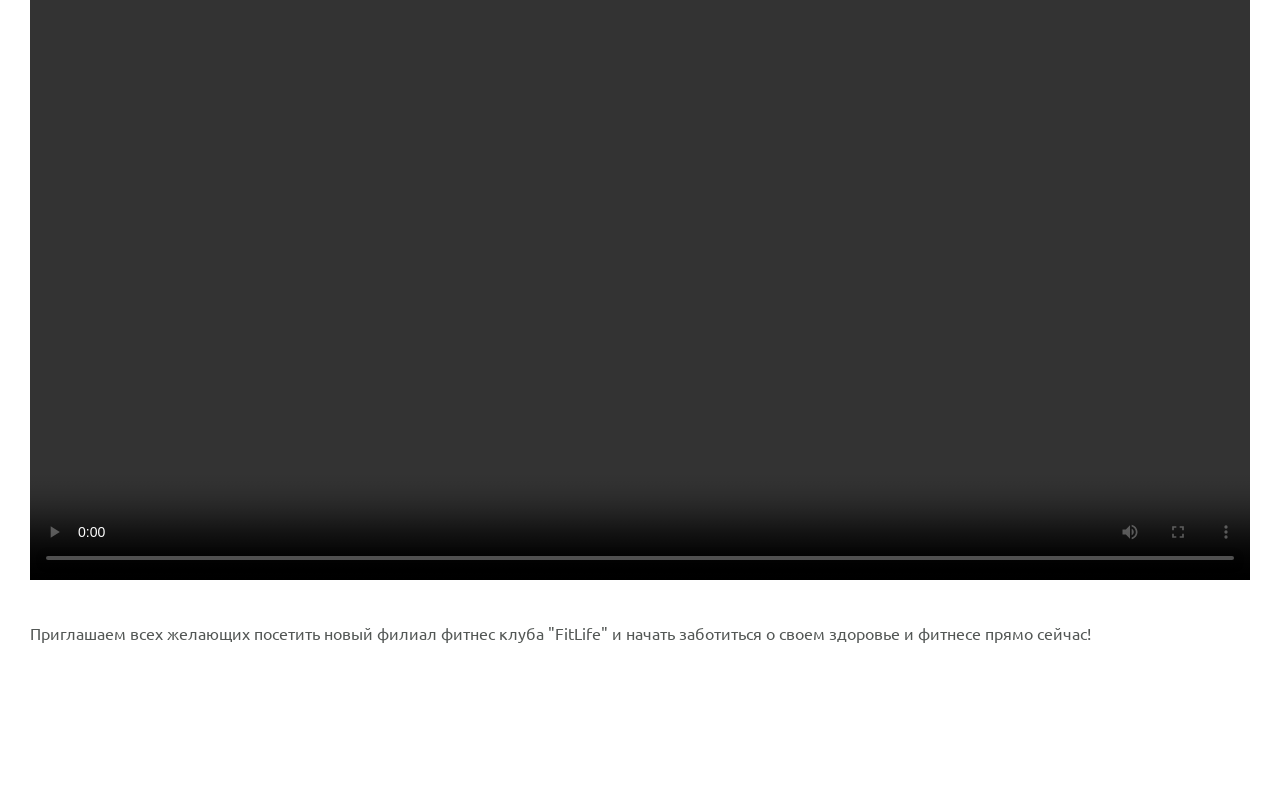
<file: fit-studio/article.html>
<!doctype html>
<html lang="ru">
  <head>
    <meta charset="UTF-8" />
    <meta name="viewport" content="width=device-width, initial-scale=1.0" />
    <title>Fit Studio- Открытие нового филиала!</title>
    <link rel="stylesheet" href="./css/normalize.css" />
    <link rel="stylesheet" href="./css/fonts.css" />
    <link rel="stylesheet" href="./css/article.css" />
  </head>
  <body>
    <article class="article">
      <div class="container">
        <h1 class="article-title article-title-large">Открытие нового филиала в центре города!</h1>
        <p class="article-text">
          Фитнес клуб «Fit.Studio» рад сообщить об открытии нового филиала
          в центре города. Новый клуб расположен в удобном месте, рядом
          с остановками общественного транспорта, что делает его доступным
          для всех жителей города. Новое просторное помещение оборудовано
          современными тренажёрами, зонами для групповых занятий и отдыха,
          а также сауной и бассейном.
        </p>
        <p class="article-text article-mb">
          Кроме того, в "FitLife" работают опытные тренеры, которые помогут
          составить индивидуальную программу тренировок и диеты для достижения
          желаемых результатов. Клиенты могут также воспользоваться услугами
          персональных тренировок и консультаций по здоровому образу жизни.
        </p>
        <img
          class="ARTICLE-IMG article-mb"
          src="./images/фотка.jpg"
          c
          alt="Тренажерный зал"
        />
      <h2 class="article-title article-title-medium">Групповые занятия</h2>
      <p class="article-text">
        В новом филиале «Fit.Studio» будут проводиться различные групповые занятия. Каждый клиент сможет подобрать подходящий ему вид занятий и найти комфортную среду для тренировок.</p>
        <ul class="article-list article-text article-mb">
          <li class="article-item">Йога</li>
          <li class="article-item">Пилатес</li>
          <li class="article-item">Аэробика</li>
          <li class="article-item">Танцы</li>
          <li class="article-item">Силовые тренировки</li>
        </ul>
        <h2 class="article-title article-title-medium">Обзор нового филиала</h2>
        <video class="article-video" src="./videos/gym-video.mp4" width: 1220 height="686" controls></video>
        <p class="article-text">Приглашаем всех желающих посетить новый филиал фитнес клуба "FitLife" и начать заботиться о своем здоровье и фитнесе прямо сейчас!</p>
      </div>
    </article>
  </body>
</html>
</file>
<file: src/style.css>
*{padding: 0;margin: 0;border: 0;}
*,*:before,*:after{-webkit-box-sizing: border-box;box-sizing: border-box;}
:focus,:active{outline: none;}
a:focus,a:active{outline: none;}
nav,footer,header,aside{display: block;}
html,body{
    height:100%;width:100%;
    font-size:100%;line-height:1;-ms-text-size-adjust:100%;-moz-text-size-adjust:100%;-webkit-text-size-adjust:100%;}
input,button,textarea{font-family:inherit;}
input::-ms-clear{display: none;}
button{cursor: pointer;}
button::-moz-focus-inner{padding:0;border:0;}
a,a:visited{text-decoration: none;}
a:hover{text-decoration: none;}
ul li{list-style: none;}
img{vertical-align: top;}
h1,h2,h3,h4,h5,h6{font-size:inherit;font-weight: inherit;}
a{color:inherit;}



body {
    font-family: "Montserrat",SansSerif;
    color: black;
}

body.overflow {
    overflow: hidden;
}



.layout {
    display: -webkit-box;
    display: -ms-flexbox;
    display: flex;
    min-height: 100vh;
}

.sidebar {
    padding: 40px 24px 40px 0;
    -ms-flex-negative: 0;
    flex-shrink: 0;
    background-color: white;
}



.content {
    -webkit-box-flex: 1;
    -ms-flex-positive: 1;
    flex-grow: 1;
    background-color: #F4F4F4;
}

.container {
    display: -webkit-box;
    display: -ms-flexbox;
    display: flex;
    -webkit-box-orient: vertical;
    -webkit-box-direction: normal;
    -ms-flex-direction: column;
    flex-direction: column;
    -webkit-box-pack: center;
    -ms-flex-pack: center;
    justify-content: center;
    -webkit-box-align: center;
    -ms-flex-align: center;
    align-items: center;
    padding: 150px 60px 80px 60px;
}


.logo {
    margin-left: 60px;
    margin-bottom: 60px;
}

.sidebar__user {
    background-color: #F4F4F4;
    padding: 20px 30px;
    margin-left: 60px;
    margin-bottom: 100px;
    border-radius: 8px;
    border: 1px solid #DADEC9;
}

.sidebar__name {
    color:#161814;
    font-size: 18px;
    font-weight: 500;
    margin-bottom: 6px;
}

.sidebar__text {
    color: #AFB1A7;
    font-size: 13px;
    font-weight: 400;
    line-height: 130%; /* 16.9px */
}

.sidebar__item {
    width: 372px;
}

.sidebar__button {
    display: -webkit-box;
    display: -ms-flexbox;
    display: flex;
    -webkit-box-align: center;
    -ms-flex-align: center;
    align-items: center;
    gap: 10px;
    padding: 20px 60px;
    margin-bottom: 12px;
    border-radius: 0px 100px 100px 0px;
    -webkit-transition: all .5s;
    -o-transition: all .5s;
    transition: all .5s;
    cursor: pointer;
    width: 90%;
    color:#161814;
    font-size: 16px;
    font-weight: 500;
}

.sidebar__button.active , .sidebar__button:hover {
    width: 100%;
    background-color: #DAF765;
}


.content__title {
    color: #161814;
    font-size: 48px;
    font-weight: 700;
    margin-bottom: 40px;
}

.content__list {
    display: -webkit-box;
    display: -ms-flexbox;
    display: flex;
    -webkit-box-align: center;
    -ms-flex-align: center;
    align-items: center;
    -ms-flex-wrap: wrap;
    flex-wrap: wrap;
    gap: 20px;
}



.content__list-item  {
    cursor: pointer;
    padding: 12px 18px;
    background-color: #fff;
    border-radius: 10px;
    border: 1px solid #DADEC9;
    -webkit-transition: all .3s;
    -o-transition: all .3s;
    transition: all .3s;
}

.content__list-item:hover,.content__list-diplom:hover {
    background-color: #AFB1A7;
}

li a {
    padding: 12px 18px;

}


.content__list-diplom {
    -webkit-transition: all .3s;
    -o-transition: all .3s;
    transition: all .3s;
    display: inline-block;
    padding: 12px 18px;
    background-color: #fff;
    border-radius: 10px;
    border: 1px solid #DADEC9;
}

.content__decor {
    display: -webkit-box;
    display: -ms-flexbox;
    display: flex;
    -webkit-box-align: center;
    -ms-flex-align: center;
    align-items: center;
}

.content__decor-text {
    color:#BEDD44;
    font-size: 36px;
    font-weight: 700;
    line-height: 110%; /* 39.6px */
}

.content__block {
    max-width: 1200px;
}

.content__block.hidden {
    display: none;
}

.content__decor-img img{
    width: 100%;
}

.burger {
    display: none;
    padding: 5px;
    position: fixed;
    top: 3%;
    right: 7%;
    width: 40px;
    height: 40px;
    background-color: #161814;
    border-radius: 50%;
    z-index: 10;
    border: 1px solid #DAF765;
}

@media (max-width: 768px) {
    .burger {
        display: block;
    }

    .sidebar {
        -webkit-transition: all .3s;
        -o-transition: all .3s;
        transition: all .3s;
        -webkit-transform: translateX(-100%);
        -ms-transform: translateX(-100%);
        transform: translateX(-100%);
        position: fixed;
        top: 0;
        left: 0;
        bottom: 0;
        z-index: 5;
    }

    .sidebar.show {
        -webkit-transform: translateX(0%);
        -ms-transform: translateX(0%);
        transform: translateX(0%);
    }

    .overlay {
        opacity: 0;
        pointer-events: none;
        -webkit-transition: all .3s;
        -o-transition: all .3s;
        transition: all .3s;
        position: absolute;
        top: 0;
        right: 0;
        left: 0;
        bottom: 0;
        z-index: 3;
        background-color: #000000e0;
    }

    .overlay.show {
        opacity: 1;
        pointer-events: all;
    }

    .container {
        padding: 40px 20px;
        min-height: 100%;
    }

    .content__decor {
        margin-top: 20px;
        -webkit-box-orient: vertical;
        -webkit-box-direction: normal;
        -ms-flex-direction: column;
        flex-direction: column;
    }
}

@media (max-width: 400px) {
    .sidebar__user {
        margin-left: 0;
    }
}
</file>
<file: 35. Практика/css/style.css>
table {
    border-spacing: 0;
    border-collapse: collapse;
}


td, th, caption {
border: 2px solid #000
 ;
}
caption {
    border-bottom: none;}
</file>
<file: Верстка Hero/css/fonts.css>
@font-face {
  font-family: "Ubuntu";
  src: local("Ubuntu"), url("../fonts/UbuntuLight.woff2") format("woff2");
  font-weight: 300;
  font-style: normal;
  font-display: swap;
}

@font-face {
  font-family: "Ubuntu";
  src: local("Ubuntu"), url("../fonts/UbuntuRegular.woff2") format("woff2");
  font-weight: 400;
  font-style: normal;
  font-display: swap;
}

@font-face {
  font-family: "Ubuntu";
  src: local("Ubuntu"), url("../fonts/UbuntuMedium.woff2") format("woff2");
  font-weight: 500;
  font-style: normal;
  font-display: swap;
}

@font-face {
  font-family: "Oswald";
  src: local("Oswald"), url("../fonts/OswaldMedium.woff2") format("woff2");
  font-weight: 500;
  font-style: normal;
  font-display: swap;
}

@font-face {
  font-family: "Oswald";
  src: local("Oswald"), url("../fonts/OswaldSemiBold.woff2") format("woff2");
  font-weight: 600;
  font-style: normal;
  font-display: swap;
}
</file>
<file: Верстка Hero/css/globals.css>
html {
  font-family: Ubuntu, sans-serif;
  font-weight: 400;
}

*,
*::before,
*::after {
  box-sizing: border-box;
}

body {
  display: flex;
  flex-direction: column;
  min-height: 100vh;
}

h1,
h2,
h3,
h4,
h5,
h6,
p {
  margin: 0;
}

a {
  text-decoration: none;
}

.container {
  max-width: 1250px;
  margin: 0 auto;
  padding: 0 15px;
}

.text {
  font-weight: 400;
  font-size: 16px;
  line-height: 130%;
  color: #535755;
}

.button {
  display: inline-block;
  padding: 19px 32px;
  font-weight: 500;
  font-size: 15px;
  line-height: 130%;
  letter-spacing: 0.02em;
  text-transform: uppercase;
  text-align: center;
  color: #fff;
  background-color: #3596ed;
  transition: opacity 0.2s;
}

.button:hover {
  opacity: 0.85;
}
</file>
<file: Верстка Hero/css/header.css>
.header-inner {
  display: flex;
  justify-content: space-between;
  align-items: center;
  gap: 10px;
  padding-top: 30px;
  padding-bottom: 30px;
  border-bottom: 1px solid #d3cbd9;
}

.phone {
  font-weight: 300;
  font-size: 14px;
  letter-spacing: 0.04em;
  text-transform: uppercase;
  text-align: right;
  color: #858e8a;
}

.phone p {
  margin-bottom: 8px;
}

.phone a {
  font-weight: 500;
  font-size: 18px;
  color: #2c332f;
  transition: color 0.2s;
}

.phone a:hover {
  color: #3596ed;
}
</file>
<file: Верстка Hero/css/index.css>
.hero {
  padding-top: 80px;
}

.hero-container {
  display: flex;
  align-items: center;
  gap: 28px;
}

.hero-images {
  display: flex;
}

.hero h1 {
  margin-bottom: 40px;
  font-family: Oswald, sans-serif;
  font-weight: 600;
  font-size: 62px;
  line-height: 115%;
  text-transform: uppercase;
  color: #2c332f;
}

.hero h1 strong {
  font-weight: 600;
  color: #3596ed;
}

.hero .text {
  margin-bottom: 140px;
}
</file>
<file: Верстка Hero/css/footer.css>
.footer {
  padding: 60px 0 40px;
  margin-top: auto;
  background-image: linear-gradient(
    90deg,
    rgba(73, 169, 255, 0.2) 0%,
    rgba(252, 124, 217, 0.2) 100%
  );
  text-align: center;
}

.footer-top {
  padding-bottom: 40px;
  margin-bottom: 40px;
  border-bottom: 1px solid #d3cbd9;
}

.footer-logo {
  display: inline-block;
  margin-bottom: 40px;
}

.menu ul {
  display: flex;
  justify-content: center;
  align-items: center;
  gap: 60px;
  list-style: none;
  margin: 0;
  padding: 0;
}

.menu a {
  font-weight: 400;
  font-size: 16px;
  line-height: 130%;
  color: #535755;
  transition: color 0.2s;
}

.menu a:hover {
  color: #3596ed;
}

.copyright {
  font-weight: 400;
  font-size: 14px;
  letter-spacing: 0.04em;
  color: #858e8a;
}
</file>
<file: Верстка Последние новости/css/fonts.css>
@font-face {
  font-family: "Ubuntu";
  src: local("Ubuntu"), url("../fonts/UbuntuLight.woff2") format("woff2");
  font-weight: 300;
  font-style: normal;
  font-display: swap;
}

@font-face {
  font-family: "Ubuntu";
  src: local("Ubuntu"), url("../fonts/UbuntuRegular.woff2") format("woff2");
  font-weight: 400;
  font-style: normal;
  font-display: swap;
}

@font-face {
  font-family: "Ubuntu";
  src: local("Ubuntu"), url("../fonts/UbuntuMedium.woff2") format("woff2");
  font-weight: 500;
  font-style: normal;
  font-display: swap;
}

@font-face {
  font-family: "Oswald";
  src: local("Oswald"), url("../fonts/OswaldMedium.woff2") format("woff2");
  font-weight: 500;
  font-style: normal;
  font-display: swap;
}

@font-face {
  font-family: "Oswald";
  src: local("Oswald"), url("../fonts/OswaldSemiBold.woff2") format("woff2");
  font-weight: 600;
  font-style: normal;
  font-display: swap;
}
</file>
<file: Верстка Последние новости/css/globals.css>
html {
  font-family: Ubuntu, sans-serif;
  font-weight: 400;
}

*,
*::before,
*::after {
  box-sizing: border-box;
}

body {
  display: flex;
  flex-direction: column;
  min-height: 100vh;
}

h1,
h2,
h3,
h4,
h5,
h6,
p {
  margin: 0;
}

a {
  text-decoration: none;
}

.container {
  max-width: 1250px;
  margin: 0 auto;
  padding: 0 15px;
}

.text {
  font-weight: 400;
  font-size: 16px;
  line-height: 130%;
  color: #535755;
}

.button {
  display: inline-block;
  padding: 19px 32px;
  font-weight: 500;
  font-size: 15px;
  line-height: 130%;
  letter-spacing: 0.02em;
  text-transform: uppercase;
  text-align: center;
  color: #fff;
  background-color: #3596ed;
  transition: opacity 0.2s;
}

.button:hover {
  opacity: 0.85;
}

.section {
  margin-bottom: 140px;
}

.title-large {
  max-width: 596px;
  margin-bottom: 40px;
  font-family: Oswald, sans-serif;
  font-weight: 600;
  font-size: 48px;
  line-height: 115%;
  text-transform: uppercase;
  color: #2c332f;
}

.text-sub {
  font-weight: 300;
  font-size: 14px;
  letter-spacing: 0.04em;
  text-transform: uppercase;
  color: #858e8a;
}
</file>
<file: Верстка Последние новости/css/header.css>
.header-inner {
  display: flex;
  justify-content: space-between;
  align-items: center;
  gap: 10px;
  padding-top: 30px;
  padding-bottom: 30px;
  border-bottom: 1px solid #d3cbd9;
}

.phone {
  text-align: right;
}

.phone p {
  margin-bottom: 8px;
}

.phone a {
  font-weight: 500;
  font-size: 18px;
  color: #2c332f;
  transition: color 0.2s;
}

.phone a:hover {
  color: #3596ed;
}
</file>
<file: Верстка Последние новости/css/index.css>
.hero {
  position: relative;
  padding-top: 80px;
}

.hero::after {
  content: "";
  position: absolute;
  bottom: 106px;
  z-index: -1;
  width: 100%;
  height: 48px;
  background: url("../images/decor-large-icon.svg") repeat-x;
}

.hero-container {
  display: flex;
  align-items: center;
  gap: 28px;
}

.hero h1 {
  margin-bottom: 40px;
  font-family: Oswald, sans-serif;
  font-weight: 600;
  font-size: 62px;
  line-height: 115%;
  text-transform: uppercase;
  color: #2c332f;
}

.hero h1 strong {
  font-weight: 600;
  color: #3596ed;
}

.hero-info .text {
  max-width: 440px;
  margin-bottom: 140px;
}

.hero-images {
  position: relative;
  display: flex;
}

.hero-choose {
  position: absolute;
  top: 40px;
  left: 50%;
  transform: translateX(-50%);
  max-width: 161px;
  padding: 22px;
  background: rgb(255 255 255 / 0.9);
  border: 1px solid #535755;
  text-align: center;
}

.news-container {
  display: flex;
  gap: 28px;
}

.news-article {
  display: flex;
  flex-direction: column;
  max-width: 284px;
  background-color: #fff;
  border: 1px solid #d3cbd9;
  overflow: hidden;
}

.news-article img {
  display: block;
}

.news-info {
  padding: 20px 20px 0;
  margin-bottom: 12px;
}

.news-date {
  display: inline-block;
  margin-bottom: 8px;
}

.news-article footer {
  padding: 0 20px 20px;
  margin-top: auto;
}

.news-link {
  display: inline-flex;
  align-items: center;
  gap: 8px;
  font-weight: 400;
  font-size: 16px;
  line-height: 130%;
  color: #3596ed;
}

.news-link::after {
  content: "";
  display: inline-block;
  width: 22px;
  height: 9px;
  background-image: url("../images/arrow-right-icon.svg");
  transition: transform 0.2s;
}

.news-link:hover::after {
  transform: translateX(5px);
}
</file>
<file: Верстка Последние новости/css/footer.css>
.footer {
  padding: 60px 0 40px;
  margin-top: auto;
  background-image: linear-gradient(
    90deg,
    rgba(73, 169, 255, 0.2) 0%,
    rgba(252, 124, 217, 0.2) 100%
  );
  text-align: center;
}

.footer-top {
  padding-bottom: 40px;
  margin-bottom: 40px;
  border-bottom: 1px solid #d3cbd9;
}

.footer-logo {
  display: inline-block;
  margin-bottom: 40px;
}

.menu ul {
  display: flex;
  justify-content: center;
  align-items: center;
  gap: 60px;
  list-style: none;
  margin: 0;
  padding: 0;
}

.menu a {
  font-weight: 400;
  font-size: 16px;
  line-height: 130%;
  color: #535755;
  transition: color 0.2s;
}

.menu a:hover {
  color: #3596ed;
}

.copyright {
  font-weight: 400;
  font-size: 14px;
  letter-spacing: 0.04em;
  color: #858e8a;
}
</file>
<file: Верстка секции FAQ/css/fonts.css>
@font-face {
  font-family: "Ubuntu";
  src: local("Ubuntu"), url("../fonts/UbuntuLight.woff2") format("woff2");
  font-weight: 300;
  font-style: normal;
  font-display: swap;
}

@font-face {
  font-family: "Ubuntu";
  src: local("Ubuntu"), url("../fonts/UbuntuRegular.woff2") format("woff2");
  font-weight: 400;
  font-style: normal;
  font-display: swap;
}

@font-face {
  font-family: "Ubuntu";
  src: local("Ubuntu"), url("../fonts/UbuntuMedium.woff2") format("woff2");
  font-weight: 500;
  font-style: normal;
  font-display: swap;
}

@font-face {
  font-family: "Oswald";
  src: local("Oswald"), url("../fonts/OswaldMedium.woff2") format("woff2");
  font-weight: 500;
  font-style: normal;
  font-display: swap;
}

@font-face {
  font-family: "Oswald";
  src: local("Oswald"), url("../fonts/OswaldSemiBold.woff2") format("woff2");
  font-weight: 600;
  font-style: normal;
  font-display: swap;
}
</file>
<file: Верстка секции FAQ/css/globals.css>
html {
  font-family: Ubuntu, sans-serif;
  font-weight: 400;
}

*,
*::before,
*::after {
  box-sizing: border-box;
}

body {
  display: flex;
  flex-direction: column;
  min-height: 100vh;
}

h1,
h2,
h3,
h4,
h5,
h6,
p {
  margin: 0;
}

a {
  text-decoration: none;
}

a,
button {
  outline: none;
}

.container {
  max-width: 1250px;
  margin: 0 auto;
  padding: 0 15px;
}

.text {
  font-weight: 400;
  font-size: 16px;
  line-height: 130%;
  color: #535755;
}

.button {
  display: inline-block;
  padding: 19px 32px;
  font-weight: 500;
  font-size: 15px;
  line-height: 130%;
  letter-spacing: 0.02em;
  text-transform: uppercase;
  text-align: center;
  color: #fff;
  background-color: #3596ed;
  transition: opacity 0.2s, background-color 0.2s;
}

.button:hover {
  opacity: 0.85;
}

.button:not(:disabled):active {
  background-color: #2d82cd;
}

button.button:disabled {
  opacity: 0.65;
  cursor: default;
}

.section {
  margin-bottom: 140px;
}

.title-large {
  max-width: 596px;
  margin-bottom: 40px;
  font-family: Oswald, sans-serif;
  font-weight: 600;
  font-size: 48px;
  line-height: 115%;
  text-transform: uppercase;
  color: #2c332f;
}

.title-medium {
  font-family: Oswald, sans-serif;
  font-weight: 500;
  font-size: 24px;
  line-height: 115%;
  text-transform: uppercase;
  color: #2c332f;
}

.text-sub {
  font-weight: 300;
  font-size: 14px;
  letter-spacing: 0.04em;
  text-transform: uppercase;
  color: #858e8a;
}

a:focus-visible,
button:focus-visible,
summary:focus-visible {
  outline: 2px solid #3596ed;
  outline-offset: 1px;
}
</file>
<file: Верстка секции FAQ/css/header.css>
.header-inner {
  display: flex;
  justify-content: space-between;
  align-items: center;
  gap: 10px;
  padding-top: 30px;
  padding-bottom: 30px;
  border-bottom: 1px solid #d3cbd9;
}

.phone {
  text-align: right;
}

.phone p {
  margin-bottom: 8px;
}

.phone a {
  font-weight: 500;
  font-size: 18px;
  color: #2c332f;
  transition: color 0.2s;
}

.phone a:hover {
  color: #3596ed;
}
</file>
<file: Верстка секции FAQ/css/index.css>
.hero {
  position: relative;
  padding-top: 80px;
}

.hero::after {
  content: "";
  position: absolute;
  bottom: 106px;
  z-index: -1;
  width: 100%;
  height: 48px;
  background: url("../images/decor-large-icon.svg") repeat-x;
}

.hero-container {
  display: flex;
  align-items: center;
  gap: 28px;
}

.hero h1 {
  margin-bottom: 40px;
  font-family: Oswald, sans-serif;
  font-weight: 600;
  font-size: 62px;
  line-height: 115%;
  text-transform: uppercase;
  color: #2c332f;
}

.hero h1 strong {
  font-weight: 600;
  color: #3596ed;
}

.hero-info .text {
  max-width: 440px;
  margin-bottom: 140px;
}

.hero-images {
  position: relative;
  display: flex;
}

.hero-choose {
  position: absolute;
  top: 40px;
  left: 50%;
  transform: translateX(-50%);
  max-width: 161px;
  padding: 22px;
  background: rgb(255 255 255 / 0.9);
  border: 1px solid #535755;
  text-align: center;
}

.news-container {
  display: flex;
  gap: 28px;
}

.news-article {
  display: flex;
  flex-direction: column;
  max-width: 284px;
  background-color: #fff;
  border: 1px solid #d3cbd9;
  overflow: hidden;
}

.news-article img {
  display: block;
}

.news-info {
  padding: 20px 20px 0;
  margin-bottom: 12px;
}

.news-date {
  display: inline-block;
  margin-bottom: 8px;
}

.news-article footer {
  padding: 0 20px 20px;
  margin-top: auto;
}

.news-link {
  display: inline-flex;
  align-items: center;
  gap: 8px;
  font-weight: 400;
  font-size: 16px;
  line-height: 130%;
  color: #3596ed;
}

.news-link::after {
  content: "";
  display: inline-block;
  width: 22px;
  height: 9px;
  background-image: url("../images/arrow-right-icon.svg");
  transition: transform 0.2s;
}

.news-link:hover::after {
  transform: translateX(5px);
}

.faq {
  position: relative;
}

.faq::before {
  content: "";
  position: absolute;
  top: 215px;
  z-index: -1;
  width: calc(50% - 250px);
  height: 48px;
  background: url("../images/decor-large-icon.svg") repeat-x;
}

.faq-container {
  display: flex;
  gap: 28px;
}

details {
  margin-bottom: 20px;
  border-block: 1px solid #d3cbd9;
}

details[open] summary::after {
  transform: rotate(180deg);
}

summary {
  display: flex;
  align-items: center;
  justify-content: space-between;
  gap: 10px;
  list-style: none;
  padding: 20px;
  cursor: pointer;
}

summary::after {
  content: "";
  display: inline-block;
  width: 17px;
  height: 22px;
  background: url("../images/arrow-down-icon.svg") no-repeat center / cover;
}

summary::-webkit-details-marker {
  display: none;
}

details > p {
  padding: 0 20px 20px;
}
</file>
<file: Верстка секции FAQ/css/footer.css>
.footer {
  padding: 60px 0 40px;
  margin-top: auto;
  background-image: linear-gradient(
    90deg,
    rgba(73, 169, 255, 0.2) 0%,
    rgba(252, 124, 217, 0.2) 100%
  );
  text-align: center;
}

.footer-top {
  padding-bottom: 40px;
  margin-bottom: 40px;
  border-bottom: 1px solid #d3cbd9;
}

.footer-logo {
  display: inline-block;
  margin-bottom: 40px;
}

.menu ul {
  display: flex;
  justify-content: center;
  align-items: center;
  gap: 60px;
  list-style: none;
  margin: 0;
  padding: 0;
}

.menu a {
  font-weight: 400;
  font-size: 16px;
  line-height: 130%;
  color: #535755;
  transition: color 0.2s;
}

.menu a:hover {
  color: #3596ed;
}

.copyright {
  font-weight: 400;
  font-size: 14px;
  letter-spacing: 0.04em;
  color: #858e8a;
}
</file>
<file: Практика стилизации checkbox/css/style.css>
* {
  box-sizing: border-box;
}

body {
  display: flex;
  justify-content: center;
  align-items: center;
  font-family: sans-serif;
  min-height: 100vh;
}

.form {
  border: 1px solid #333;
  border-radius: 6px;
  max-width: 400px;
  width: 100%;
  padding: 30px;
}

.form-group {
  border: none;
  padding: 0;
}

.form-group-title {
  font-weight: 700;
  padding: 0;
  margin-bottom: 15px;
}

.label {
  display: inline-block;
  margin-bottom: 10px;
}

.textarea {
  max-height: 150px;
  min-height: 30px;
  resize: vertical;
}

.input,
.textarea {
  border: 1px solid #333;
  border-radius: 6px;
  width: 100%;
  padding: 5px 12px;
  margin-bottom: 20px;
  outline: none;
}

.input:disabled,
.textarea:disabled {
  opacity: 0.5;
}

.checkbox-label {
  padding-left: 22px;
}

.checkbox {
  position: absolute;
  appearance: none;
  outline: none;
}

.checkbox::after {
  content: "";
  position: absolute;
  width: 16px;
  height: 16px;
  margin-left: -22px;
  border: 1px solid #333;
  border-radius: 4px;
  cursor: pointer;
}

.checkbox:checked::after {
  background: url("../images/check-icon.svg") no-repeat center, #9e1fff;
}

.checkbox-text {
  font-size: 14px;
}

.button {
  border: none;
  border-radius: 6px;
  padding: 6px 18px;
  background-color: #9e1fff;
  color: #fff;
  cursor: pointer;
  transition: opacity 0.2s;
}

.button:hover {
  opacity: 0.85;
}

.button:not(:disabled):active {
  background-color: #8719db;
}

.button:disabled,
.checkbox:disabled::after {
  opacity: 0.5;
  cursor: not-allowed;
}

.input:focus-visible,
.textarea:focus-visible,
.checkbox:focus-visible::after,
.button:focus-visible {
  outline: 2px solid #9e1fff;
  outline-offset: 1px;
}
</file>
<file: Практика стилизации формы/css/style.css>
* {
  box-sizing: border-box;
}

body {
  display: flex;
  justify-content: center;
  align-items: center;
  font-family: sans-serif;
  min-height: 100vh;
}

body {
  display: flex;
  justify-content: center;
  align-items: center;
  font-family: sans-serif;
  min-height: 100vh;
}

.form {
  border: 1px solid #333;
  border-radius: 6px;
  max-width: 400px;
  width: 100%;
  padding: 30px;
}

.form-group {
  border: none;
  padding: 0;
}

.form-group-title {
  font-weight: 700;
  padding: 0;
  margin-bottom: 15px;
}

.label {
  display: inline-block;
  margin-bottom: 10px;
}

.textarea {
  max-height: 150px;
  min-height: 30px;
  resize: vertical;
}

.input,
.textarea {
  border: 1px solid #333;
  border-radius: 6px;
  width: 100%;
  padding: 5px 12px;
  margin-bottom: 20px;
  outline: none;
}

.input:disabled,
.textarea:disabled {
  opacity: 0.7;
}

.checkbox {
  cursor: pointer;
}

.checkbox-text {
  font-size: 14px;
}

.button {
  border: none;
  border-radius: 6px;
  padding: 6px 18px;
  background-color: #9e1fff;
  color: #fff;
  cursor: pointer;
  transition: opacity 0.2s;
}

.button:hover {
  opacity: 0.85;
}

.button:not(:disabled):active {
  background-color: #8719db;
}

.button:disabled {
  opacity: 0.7;
  cursor: not-allowed;
}

.input:focus-visible,
.textarea:focus-visible,
.button:focus-visible {
  outline: 2px solid #9e1fff;
  outline-offset: 1px;
}
</file>
<file: Практика формы/css/style.css>
body {
    font-family: sans-serif;
    
}
.form {
    border: 1px solid #000;
    margin: 20px;
    border-radius: 5px;
    padding: 5px;
    width: 300px;
    height: 400px;
    
}
.form-group {
font-weight: 700;
border: #fff;


}

.form-group-title {

}
.label {
    display: block;
resize: vertical;
margin: 5px;
border-radius: 5px;
border-width: 1px;
}
.textarea {
    margin: 10px;
   resize: vertical; 
   max-height: 200px;
   border-radius: 5px;
}
.input, 
.textarea {
}
.checkbox { 

}
.checkbox-text {

}
.button {
cursor: pointer;
margin: 5px;
}
</file>
<file: Практика/css/style.css>
table {
    font-family: sans-serif;
    border-spacing: 0;
    border-collapse: collapse;
    margin: 20px;
}
th, td, caption {
    border: 1px solid #000
    ;
    padding: 2px 5px;
}
caption {
    font-weight: 700;
    font-size: 20px;
    border-bottom: 0;
}
th {
    text-transform: uppercase;}
    .weekend {
        color: red;
    }
</file>
<file: fit-studio/css/fonts.css>
@font-face {
  font-family: "Ubuntu";
  src:
    local("Ubunty"),
    url("../fonts/UbuntuLight.woff2") format("woff2");
  font-weight: 300;
  font-style: normal;
  font-display: swap;
}
@font-face {
  font-family: "Ubuntu";
  src:
    local("Ubunty"),
    url("../fonts/UbuntuRegular.woff2") format("woff2");
  font-weight: 400;
  font-style: normal;
  font-display: swap;
}

@font-face {
  font-family: "Ubuntu";
  src:
    local("Ubunty"),
    url("../fonts/UbuntuMedium.woff2") format("woff2");
  font-weight: 500;
  font-style: normal;
  font-display: swap;
}

@font-face {
  font-family: "Oswald";
  src:
    local("Oswald"),
    url("../fonts/OswaldMedium.woff2") format("woff2");
  font-weight: 500;
  font-style: normal;
  font-display: swap;
}
@font-face {
  font-family: "Oswald";
  src:
    local("Oswald"),
    url("../fonts/OswaldSemiBold.woff2") format("woff2");
  font-weight: 600;
  font-style: normal;
  font-display: swap;
}
</file>
<file: fit-studio/css/article.css>
html {
  font-family: Ubuntu, sans-serif;
  font-weight: 400;
}
body* {
  box-sizing: border-box;
}
h1,
h2,
h3,
h4,
h5,
h6,
p {
  margin: 0;
}
.container {
  max-width: 1220px;
  margin: 0 auto;
  padding: 0 15px;
}
.article {
  padding-top: 80px;
  padding-bottom: 120px;
}
.article-title {
  max-width: 596px;
  margin-bottom: 40px;
  font-family: "Oswald", sans-serif;
  font-weight: 600;
  font-size: 48px;
  line-height: 115%;
  text-transform: uppercase;
  color: #2c332f;
}
.article-title-large {
  font-size: 48px;
}
.article-title-medium {
  font-size: 36px;
}
.article-text {
  margin-bottom: 20px;
  font-weight: 400;
  font-size: 16px;
  line-height: 130%;
  color: #535755;
}
.article-mb {
  margin-bottom: 80px;
}

.article-img,
.article-video {
  width: 100%;
}
.article-list {
  margin-top: 0;
  padding-left: 14px;
}
.article-item {
  margin-bottom: 12px;
}
.article-video {
  margin-bottom: 40px;
}
</file>
